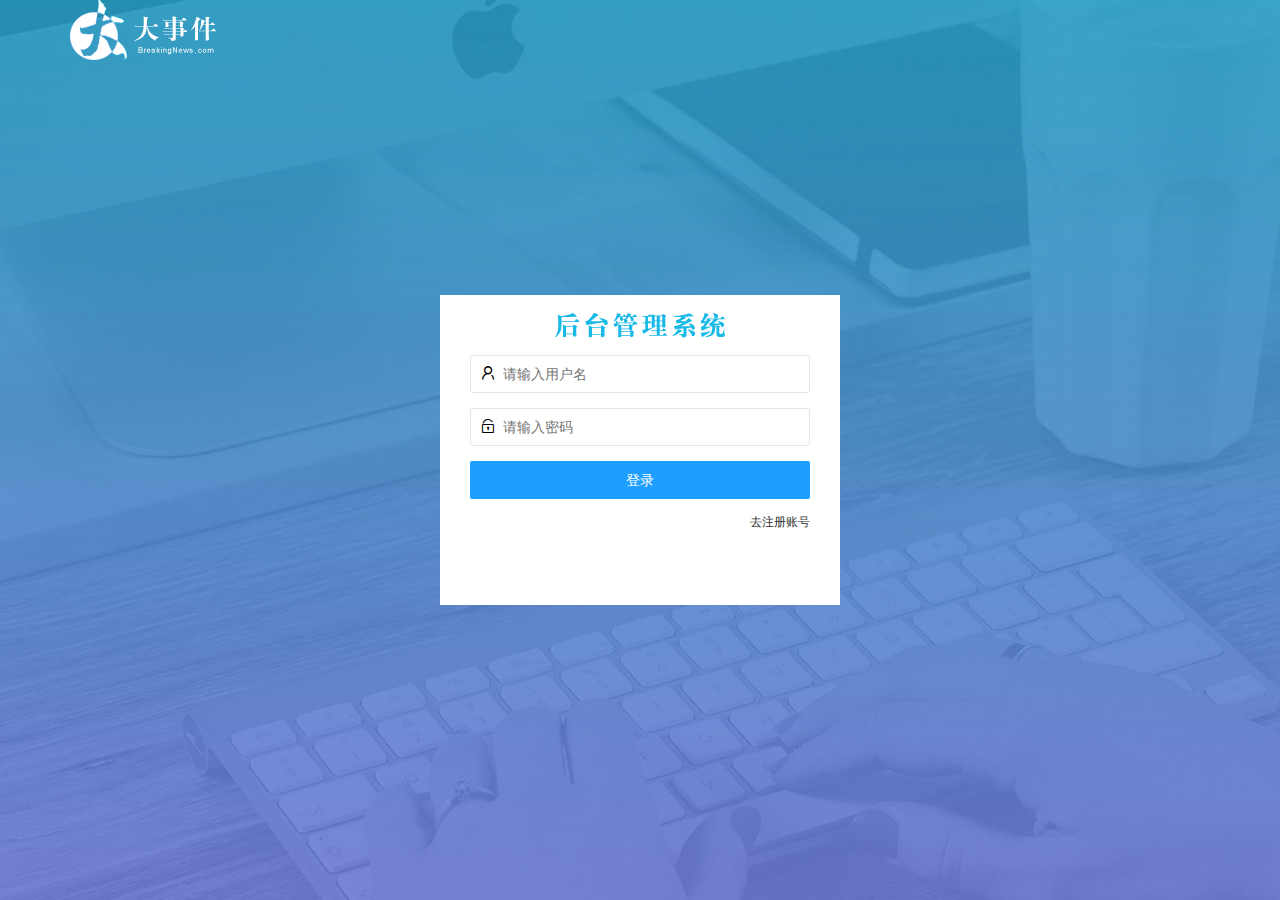
<file: login.html>
<!DOCTYPE html>
<html lang="en">

<head>
    <meta charset="UTF-8">
    <meta name="viewport" content="width=device-width, initial-scale=1.0">
    <meta http-equiv="X-UA-Compatible" content="ie=edge">
    <title>大事件-登录/注册</title>
    <!-- 导入layui样式 -->
    <link rel="stylesheet" href="/assets/lib/layui/css/layui.css" />
    <!-- 导入自己的样式表 -->
    <link rel="stylesheet" href="/assets/css/login.css" />
</head>

<body>
    <!-- 头部的logo区域 -->
    <div class="layui-main">
        <img src="/assets/images/logo.png" alt="" />
    </div>

    <!-- 登录注册区域 -->
    <div class="loginAndRegBox">
        <div class="title-box"></div>
        <!-- 登录的div -->
        <div class="login-box">
            <!-- 登录的表单 -->
            <form class="layui-form" id="form_login">
                <!-- 用户名 -->
                <div class="layui-form-item">
                    <i class="layui-icon layui-icon-username"></i>
                    <input type="text" name="username" required lay-verify="required" placeholder="请输入用户名" autocomplete="off" class="layui-input">
                </div>
                <!-- 密码 -->
                <div class="layui-form-item">
                    <i class="layui-icon layui-icon-password"></i>
                    <input type="password" name="password" required lay-verify="required|pwd" placeholder="请输入密码" autocomplete="off" class="layui-input">
                </div>
                <!-- 登录按钮 -->
                <div class="layui-form-item">
                    <!-- 注意表单提交按钮和普通按钮的区别， 就是lay-submit属性 -->
                    <button class="layui-btn layui-btn-fluid layui-btn layui-btn-normal" lay-submit>登录                  
                </button>
                </div>
                <div class="layui-form-item links">
                    <a href="javascript:;" id="link_reg">去注册账号</a>
                </div>
            </form>

        </div>
        <!-- 注册的div -->
        <div class="reg-box">
            <!-- 注册的表单 -->
            <form class="layui-form" id="form-reg">
                <!-- 用户名 -->
                <div class="layui-form-item">
                    <i class="layui-icon layui-icon-username"></i>
                    <input type="text" name="username" required lay-verify="required" placeholder="请输入用户名" autocomplete="off" class="layui-input">
                </div>
                <!-- 密码 -->
                <div class="layui-form-item">
                    <i class="layui-icon layui-icon-password"></i>
                    <input type="password" name="password" required lay-verify="required|pwd" placeholder="请输入密码" autocomplete="off" class="layui-input">
                </div>
                <!-- 密码确认框 -->
                <div class="layui-form-item">
                    <i class="layui-icon layui-icon-password"></i>
                    <input type="password" name="repassword" required lay-verify="required|pwd|repwd" placeholder="再次输入密码" autocomplete="off" class="layui-input">
                </div>
                <!-- 注册按钮 -->
                <div class="layui-form-item">
                    <!-- 注意表单提交按钮和普通按钮的区别， 就是lay-submit属性 -->
                    <button class="layui-btn layui-btn-fluid layui-btn layui-btn-normal" lay-submit>注册                  
                    </button>
                </div>
                <div class="layui-form-item links">
                    <a href="javascript:;" id="link_login">去登录</a>
                </div>
            </form>


        </div>
    </div>
    <!-- 导入laiui的js文件 -->
    <script src="/assets/lib/layui/layui.all.js"></script>

    <!-- 导入jQuery -->
    <script src="/assets/lib/jquery.js"></script>
    <!-- 导入自己封装的baseAPI.js -->
    <script src="/assets/js/baseAPI.js"></script>
    <!-- 导入我们自己的JavaScript脚本 -->
    <script src="/assets/js/login.js"></script>
</body>

</html>
</file>
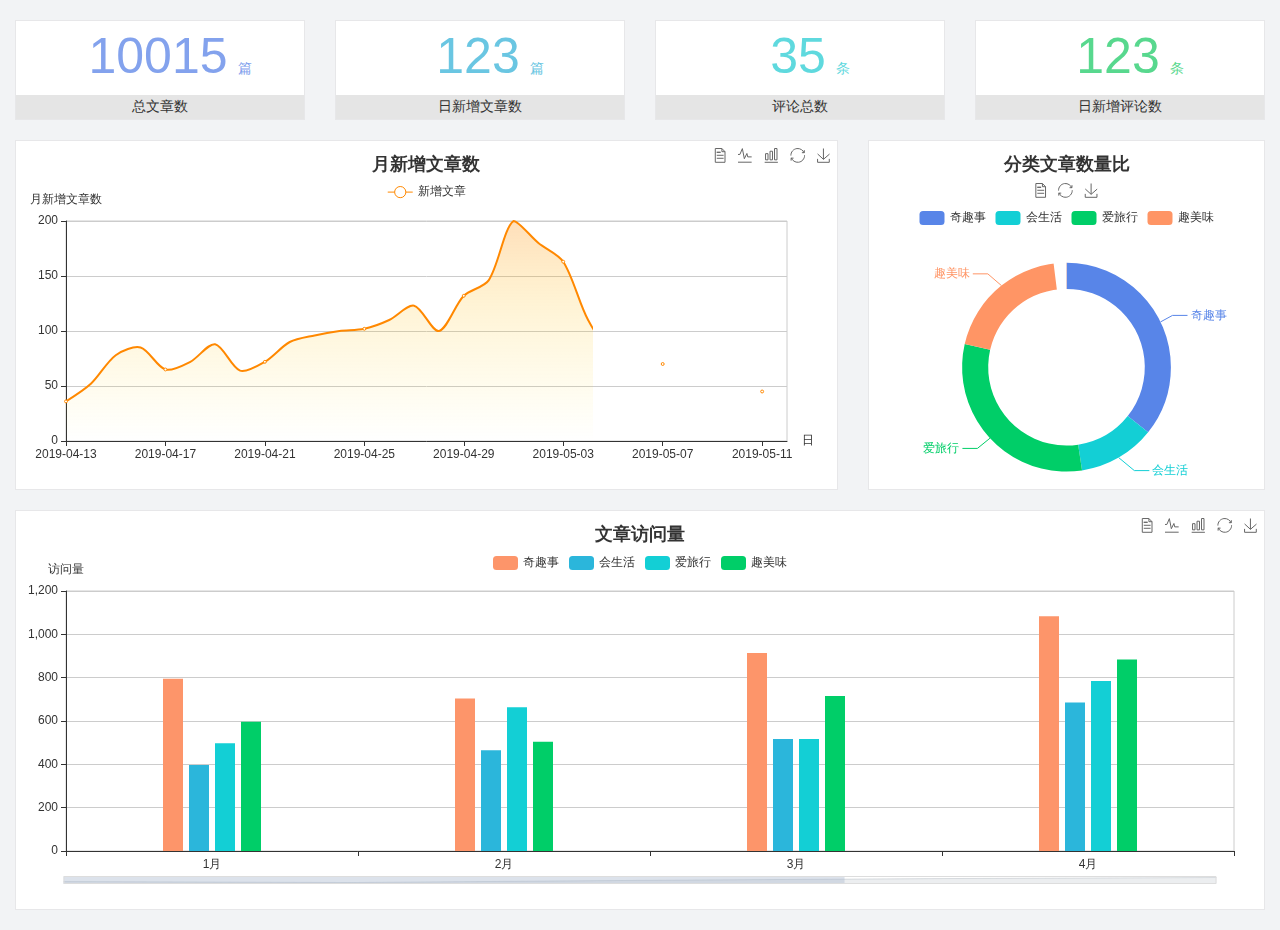
<file: home/dashboard.html>
<!DOCTYPE html>
<html lang="en">

<head>
  <meta charset="UTF-8">
  <meta name="viewport" content="width=device-width, initial-scale=1.0">
  <meta http-equiv="X-UA-Compatible" content="ie=edge">
  <title>图表统计</title>
  <link rel="stylesheet" href="../../assets/lib/bootstrap.css" />
  <link rel="stylesheet" href="../../assets/lib/main.css" />
  <script src="../../assets/lib/jquery.js"></script>
  <script type="text/javascript" src="../../assets/lib/echarts.min.js"></script>
</head>

<body>
  <div class="container-fluid">
    <div class="row spannel_list">
      <div class="col-sm-3 col-xs-6">
        <div class="spannel">
          <em>10015</em><span>篇</span>
          <b>总文章数</b>
        </div>
      </div>
      <div class="col-sm-3 col-xs-6">
        <div class="spannel scolor01">
          <em>123</em><span>篇</span>
          <b>日新增文章数</b>
        </div>
      </div>
      <div class="col-sm-3 col-xs-6">
        <div class="spannel scolor02">
          <em>35</em><span>条</span>
          <b>评论总数</b>
        </div>
      </div>
      <div class="col-sm-3 col-xs-6">
        <div class="spannel scolor03">
          <em>123</em><span>条</span>
          <b>日新增评论数</b>
        </div>
      </div>
    </div>
  </div>

  <div class="container-fluid">
    <div class="row curve-pie">
      <div class="col-lg-8 col-md-8">
        <div class="gragh_pannel" id="curve_show"></div>
      </div>
      <div class="col-lg-4 col-md-4">
        <div class="gragh_pannel" id="pie_show"></div>
      </div>
    </div>
  </div>

  <div class="container-fluid">
    <div class="column_pannel" id="column_show"></div>
  </div>

  <script>
    var oChart = echarts.init(document.getElementById('curve_show'));
    var aList_all = [
      { 'count': 36, 'date': '2019-04-13' },
      { 'count': 52, 'date': '2019-04-14' },
      { 'count': 78, 'date': '2019-04-15' },
      { 'count': 85, 'date': '2019-04-16' },
      { 'count': 65, 'date': '2019-04-17' },
      { 'count': 72, 'date': '2019-04-18' },
      { 'count': 88, 'date': '2019-04-19' },
      { 'count': 64, 'date': '2019-04-20' },
      { 'count': 72, 'date': '2019-04-21' },
      { 'count': 90, 'date': '2019-04-22' },
      { 'count': 96, 'date': '2019-04-23' },
      { 'count': 100, 'date': '2019-04-24' },
      { 'count': 102, 'date': '2019-04-25' },
      { 'count': 110, 'date': '2019-04-26' },
      { 'count': 123, 'date': '2019-04-27' },
      { 'count': 100, 'date': '2019-04-28' },
      { 'count': 132, 'date': '2019-04-29' },
      { 'count': 146, 'date': '2019-04-30' },
      { 'count': 200, 'date': '2019-05-01' },
      { 'count': 180, 'date': '2019-05-02' },
      { 'count': 163, 'date': '2019-05-03' },
      { 'count': 110, 'date': '2019-05-04' },
      { 'count': 80, 'date': '2019-05-05' },
      { 'count': 82, 'date': '2019-05-06' },
      { 'count': 70, 'date': '2019-05-07' },
      { 'count': 65, 'date': '2019-05-08' },
      { 'count': 54, 'date': '2019-05-09' },
      { 'count': 40, 'date': '2019-05-10' },
      { 'count': 45, 'date': '2019-05-11' },
      { 'count': 38, 'date': '2019-05-12' },
    ];

    let aCount = [];
    let aDate = [];

    for (var i = 0; i < aList_all.length; i++) {
      aCount.push(aList_all[i].count);
      aDate.push(aList_all[i].date);
    }

    var chartopt = {
      title: {
        text: '月新增文章数',
        left: 'center',
        top: '10'
      },
      tooltip: {
        trigger: 'axis'
      },
      legend: {
        data: ['新增文章'],
        top: '40'
      },
      toolbox: {
        show: true,
        feature: {
          mark: { show: true },
          dataView: { show: true, readOnly: false },
          magicType: { show: true, type: ['line', 'bar'] },
          restore: { show: true },
          saveAsImage: { show: true }
        }
      },
      calculable: true,
      xAxis: [
        {
          name: '日',
          type: 'category',
          boundaryGap: false,
          data: aDate
        }
      ],
      yAxis: [
        {
          name: '月新增文章数',
          type: 'value'
        }
      ],
      series: [
        {
          name: '新增文章',
          type: 'line',
          smooth: true,
          itemStyle: { normal: { areaStyle: { type: 'default' }, color: '#f80' }, lineStyle: { color: '#f80' } },
          data: aCount
        }],
      areaStyle: {
        normal: {
          color: new echarts.graphic.LinearGradient(0, 0, 0, 1, [{
            offset: 0,
            color: 'rgba(255,136,0,0.39)'
          }, {
            offset: .34,
            color: 'rgba(255,180,0,0.25)'
          }, {
            offset: 1,
            color: 'rgba(255,222,0,0.00)'
          }])

        }
      },
      grid: {
        show: true,
        x: 50,
        x2: 50,
        y: 80,
        height: 220
      }
    };

    oChart.setOption(chartopt);


    var oPie = echarts.init(document.getElementById('pie_show'));
    var oPieopt =
    {
      title: {
        top: 10,
        text: '分类文章数量比',
        x: 'center'
      },
      tooltip: {
        trigger: 'item',
        formatter: "{a} <br/>{b} : {c} ({d}%)"
      },
      color: ['#5885e8', '#13cfd5', '#00ce68', '#ff9565'],
      legend: {
        x: 'center',
        top: 65,
        data: ['奇趣事', '会生活', '爱旅行', '趣美味']
      },
      toolbox: {
        show: true,
        x: 'center',
        top: 35,
        feature: {
          mark: { show: true },
          dataView: { show: true, readOnly: false },
          magicType: {
            show: true,
            type: ['pie', 'funnel'],
            option: {
              funnel: {
                x: '25%',
                width: '50%',
                funnelAlign: 'left',
                max: 1548
              }
            }
          },
          restore: { show: true },
          saveAsImage: { show: true }
        }
      },
      calculable: true,
      series: [
        {
          name: '访问来源',
          type: 'pie',
          radius: ['45%', '60%'],
          center: ['50%', '65%'],
          data: [
            { value: 300, name: '奇趣事' },
            { value: 100, name: '会生活' },
            { value: 260, name: '爱旅行' },
            { value: 180, name: '趣美味' }
          ]
        }
      ]
    };
    oPie.setOption(oPieopt);



    var oColumn = this.echarts.init(document.getElementById('column_show'));
    var oColumnopt =
    {
      title: {
        text: '文章访问量',
        left: 'center',
        top: '10'
      },
      tooltip: {
        trigger: 'axis'
      },
      legend: {
        data: ['奇趣事', '会生活', '爱旅行', '趣美味'],
        top: '40'
      },
      toolbox: {
        show: true,
        feature: {
          mark: { show: true },
          dataView: { show: true, readOnly: false },
          magicType: { show: true, type: ['line', 'bar'] },
          restore: { show: true },
          saveAsImage: { show: true }
        }
      },
      calculable: true,
      xAxis: [
        {
          type: 'category',
          data: ['1月', '2月', '3月', '4月', '5月']
        }
      ],
      yAxis: [
        {
          name: '访问量',
          type: 'value'
        }
      ],
      series: [
        {
          name: '奇趣事',
          type: 'bar',
          barWidth: 20,
          itemStyle: {
            normal: { areaStyle: { type: 'default' }, color: '#fd956a' }
          },
          data: [800, 708, 920, 1090, 1200]
        },
        {
          name: '会生活',
          type: 'bar',
          barWidth: 20,
          itemStyle: {
            normal: { areaStyle: { type: 'default' }, color: '#2bb6db' }
          },
          data: [400, 468, 520, 690, 800]
        },
        {
          name: '爱旅行',
          type: 'bar',
          barWidth: 20,
          itemStyle: {
            normal: { areaStyle: { type: 'default' }, color: '#13cfd5' }
          },
          data: [500, 668, 520, 790, 900]
        },
        {
          name: '趣美味',
          type: 'bar',
          barWidth: 20,
          itemStyle: {
            normal: { areaStyle: { type: 'default' }, color: '#00ce68' }
          },
          data: [600, 508, 720, 890, 1000]
        }
      ],
      grid: {
        show: true,
        x: 50,
        x2: 30,
        y: 80,
        height: 260
      },
      dataZoom: [//给x轴设置滚动条
        {
          start: 0,//默认为0
          end: 100 - 1000 / 31,//默认为100
          type: 'slider',
          show: true,
          xAxisIndex: [0],
          handleSize: 0,//滑动条的 左右2个滑动条的大小
          height: 8,//组件高度
          left: 45, //左边的距离
          right: 50,//右边的距离
          bottom: 26,//右边的距离
          handleColor: '#ddd',//h滑动图标的颜色
          handleStyle: {
            borderColor: "#cacaca",
            borderWidth: "1",
            shadowBlur: 2,
            background: "#ddd",
            shadowColor: "#ddd",
          }
        }]
    };
    oColumn.setOption(oColumnopt);
  </script>
</body>

</html>
</file>
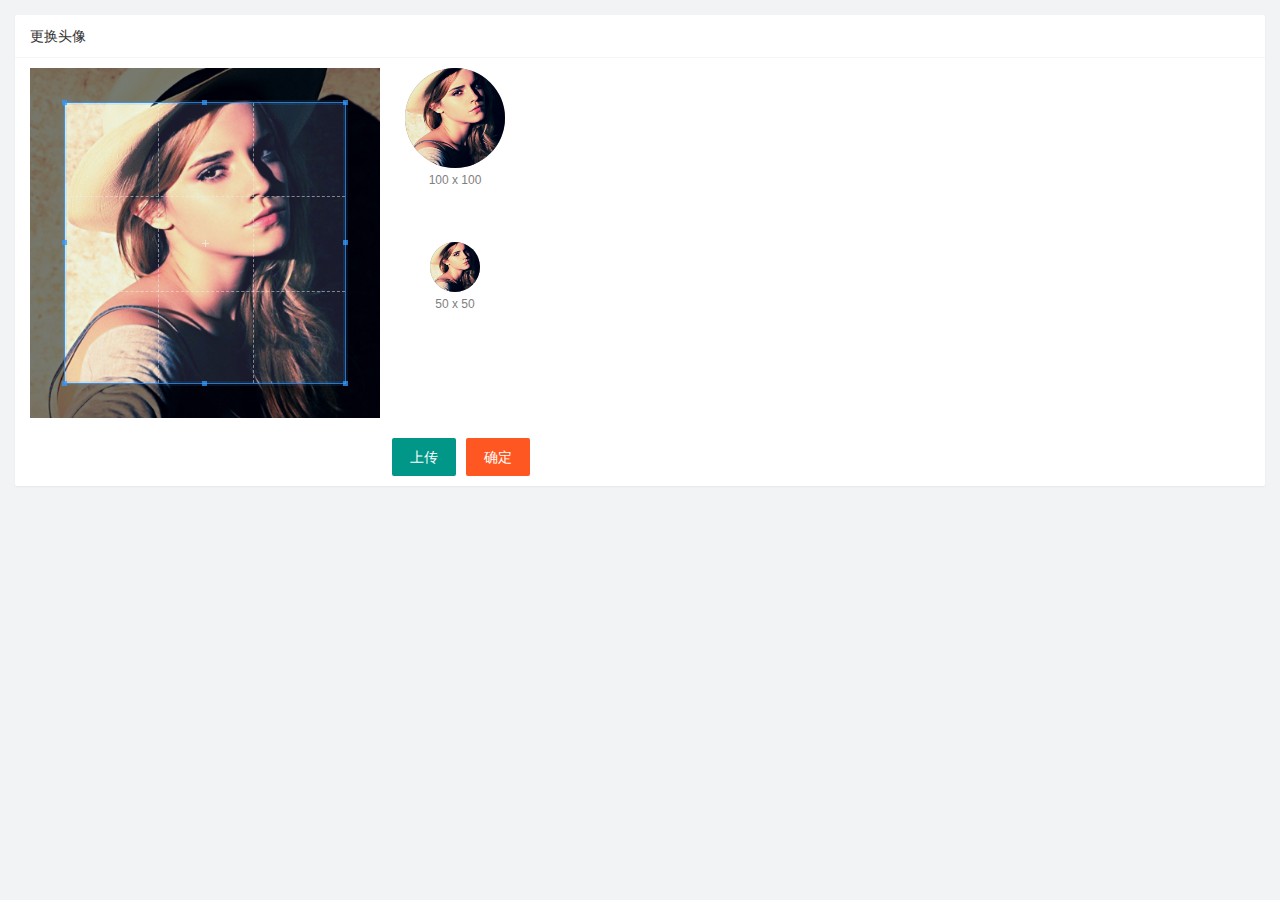
<file: user/user_avatar.html>
<!DOCTYPE html>
<html lang="en">

<head>
    <meta charset="UTF-8">
    <meta name="viewport" content="width=device-width, initial-scale=1.0">
    <meta http-equiv="X-UA-Compatible" content="ie=edge">
    <title>Document</title>
    <link rel="stylesheet" href="/assets/lib/layui/css/layui.css">
    <link rel="stylesheet" href="/assets/css/user/user_avatar.css">
    <link rel="stylesheet" href="/assets/lib/cropper/cropper.css" />
</head>


<body>
    <!-- 卡片区域 -->
    <div class="layui-card">
        <div class="layui-card-header">更换头像</div>
        <div class="layui-card-body">
            <!-- 第一行的图片裁剪和预览区域 -->
            <div class="row1">
                <!-- 图片裁剪区域 -->
                <div class="cropper-box">
                    <!-- 这个 img 标签很重要，将来会把它初始化为裁剪区域 -->
                    <img id="image" src="/assets/images/sample.jpg" />
                </div>
                <!-- 图片的预览区域 -->
                <div class="preview-box">
                    <div>
                        <!-- 宽高为 100px 的预览区域 -->
                        <div class="img-preview w100"></div>
                        <p class="size">100 x 100</p>
                    </div>
                    <div>
                        <!-- 宽高为 50px 的预览区域 -->
                        <div class="img-preview w50"></div>
                        <p class="size">50 x 50</p>
                    </div>
                </div>
            </div>

            <!-- 第二行的按钮区域 -->
            <div class="row2">
                <!-- 通过accept属性， 可以指定，允许用户选择什么类型的文件 -->
                <input type="file" id="file" accept="image/png,image/jpeg" />
                <button type="button" class="layui-btn" id="btnChooseImage">上传</button>
                <button type="button" class="layui-btn layui-btn-danger" id="btnUpload">确定</button>
            </div>

        </div>
    </div>
    <script src="/assets/lib/layui/layui.all.js"></script>
    <script src="/assets/lib/jquery.js"></script>
    <script src="/assets/lib/cropper/Cropper.js"></script>
    <script src="/assets/lib/cropper/jquery-cropper.js"></script>
    <script src="/assets/js/baseAPI.js"></script>
    <script src="/assets/js/user/user_avatar.js"></script>
</body>

</html>
</file>
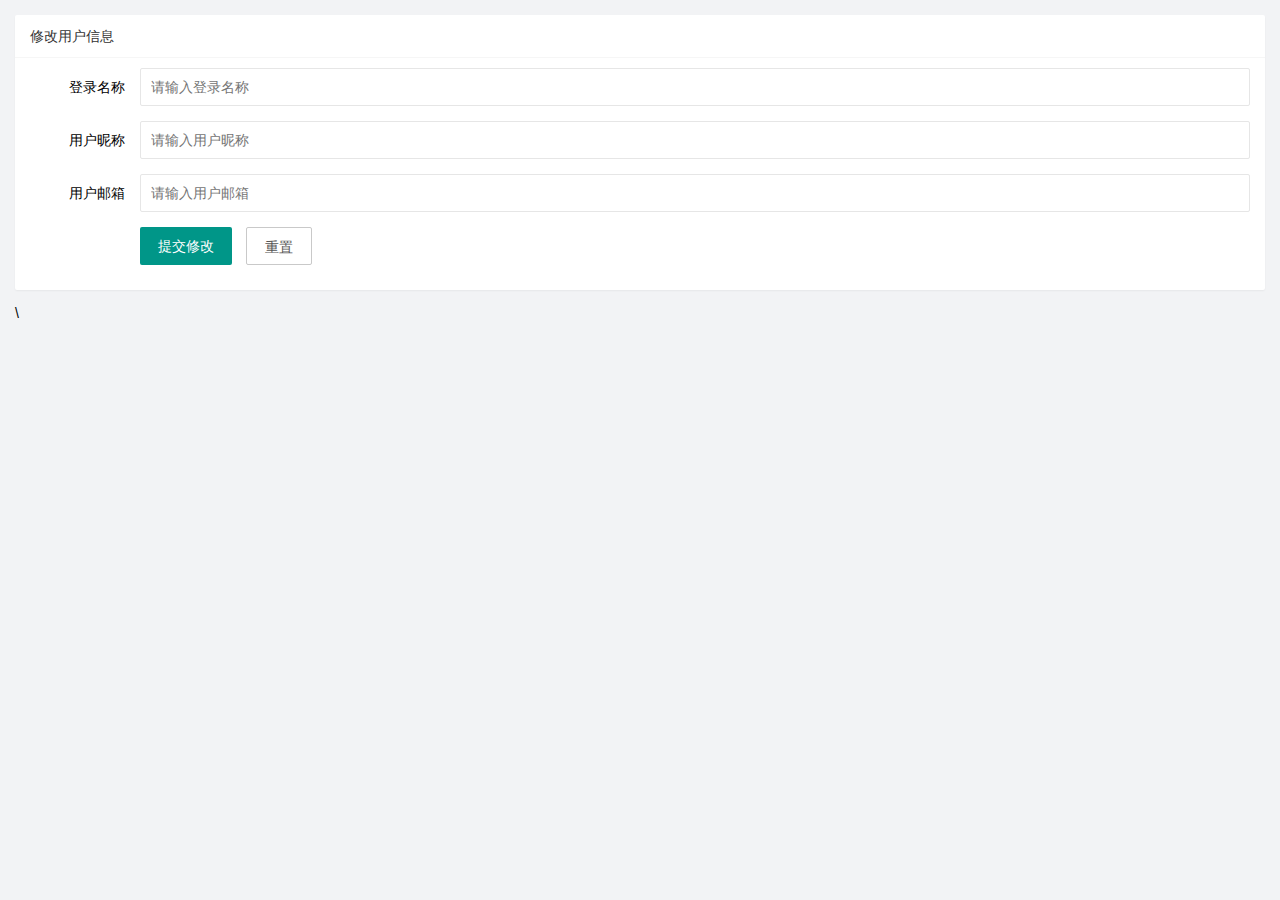
<file: user/user_info.html>
<!DOCTYPE html>
<html lang="en">

<head>
    <meta charset="UTF-8">
    <meta name="viewport" content="width=device-width, initial-scale=1.0">
    <meta http-equiv="X-UA-Compatible" content="ie=edge">
    <title>Document</title>
    <!-- 导入layui的样式表 -->
    <link rel="stylesheet" href="/assets/lib/layui/css/layui.css">
    <!-- 导入自己的样式 -->
    <link rel="stylesheet" href="/assets/css/user/user_info.css">
</head>

<body>
    <!-- 卡片区域 -->
    <div class="layui-card">
        <div class="layui-card-header">修改用户信息</div>
        <div class="layui-card-body">
            <!-- form 表单区域 -->
            <form class="layui-form" lay-filter="formUserInfo">
                <!-- 这是隐藏域 -->
                <input type="hidden" name="id" value="" />
                <div class="layui-form-item">
                    <label class="layui-form-label">登录名称</label>
                    <div class="layui-input-block">
                        <input type="text" name="username" required lay-verify="required" placeholder="请输入登录名称" autocomplete="off" class="layui-input" readonly />
                    </div>
                </div>
                <div class="layui-form-item">
                    <label class="layui-form-label">用户昵称</label>
                    <div class="layui-input-block">
                        <input type="text" name="nickname" required lay-verify="required|nickname" placeholder="请输入用户昵称" autocomplete="off" class="layui-input">
                    </div>
                </div>
                <div class="layui-form-item">
                    <label class="layui-form-label">用户邮箱</label>
                    <div class="layui-input-block">
                        <input type="text" name="email" required lay-verify="required|email" placeholder="请输入用户邮箱" autocomplete="off" class="layui-input">
                    </div>
                </div>
                <div class="layui-form-item">
                    <div class="layui-input-block">
                        <button class="layui-btn" lay-submit lay-filter="formDemo">提交修改</button>
                        <button type="reset" class="layui-btn layui-btn-primary" id="btnReset">重置</button>
                    </div>
                </div>
            </form>
        </div>
    </div>
    <!-- 导入layui 的 js -->
    <script src="/assets/lib/layui/layui.all.js"></script>
    <!-- 导入jQuery -->
    <script src="/assets/lib/jquery.js"></script>\
    <!-- 导入baseAPI -->
    <script src="/assets/js/baseAPI.js"></script>
    <!-- 导入自己的js  -->
    <script src="/assets/js/user/user_info.js"></script>
</body>

</html>
</file>
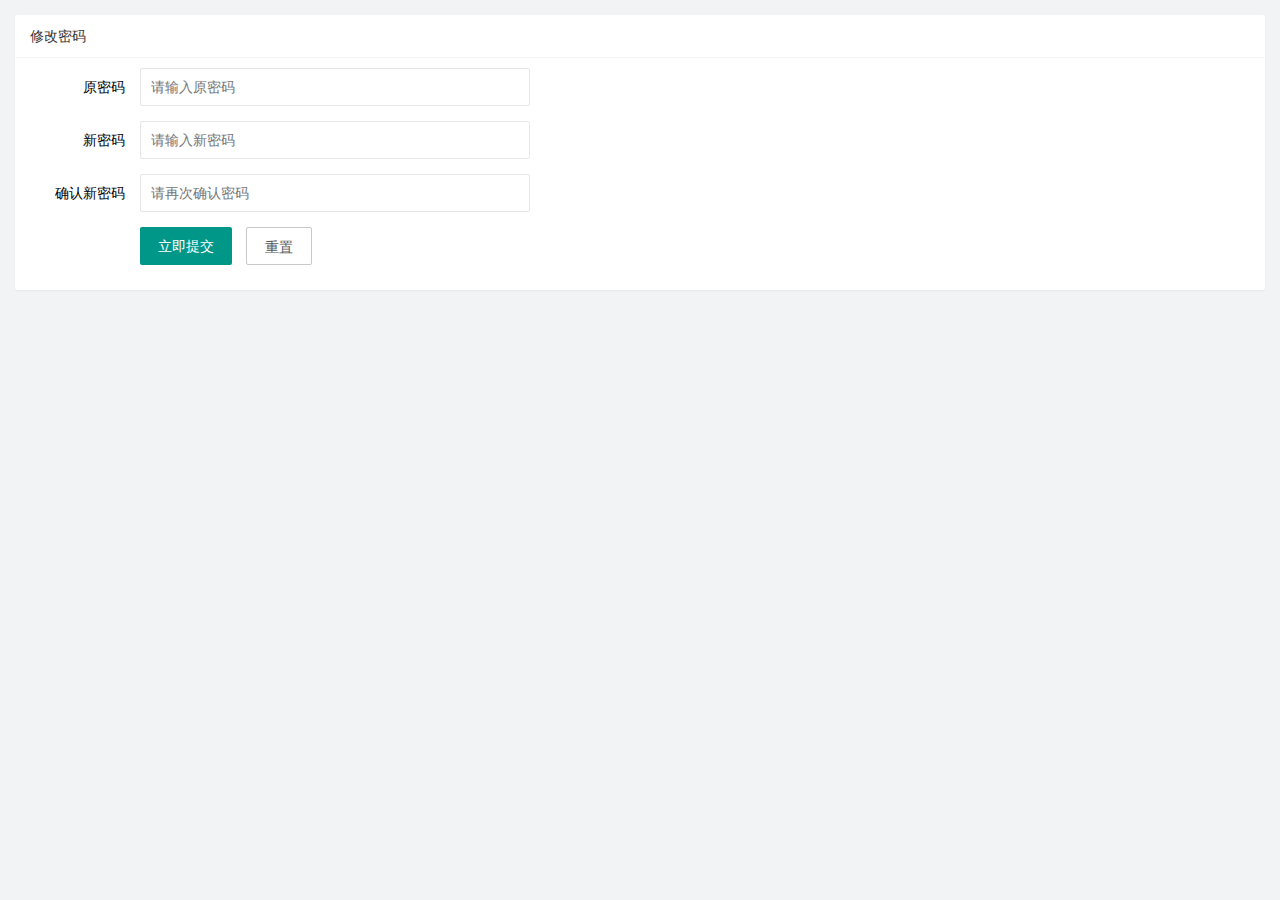
<file: user/user_pwd.html>
<!DOCTYPE html>
<html lang="en">

<head>
    <meta charset="UTF-8">
    <meta name="viewport" content="width=device-width, initial-scale=1.0">
    <meta http-equiv="X-UA-Compatible" content="ie=edge">
    <title>Document</title>
    <link rel="stylesheet" href="/assets/lib/layui/css/layui.css">
    <link rel="stylesheet" href="/assets/css/user/user_pwd.css">
</head>

<body>
    <!-- 卡片区域 -->
    <div class="layui-card">
        <div class="layui-card-header">修改密码</div>
        <div class="layui-card-body">
            <form class="layui-form">
                <div class="layui-form-item">
                    <label class="layui-form-label">原密码</label>
                    <div class="layui-input-block">
                        <input type="password" name="oldpwd" required lay-verify="required|pwd" placeholder="请输入原密码" autocomplete="off" class="layui-input">
                    </div>
                </div>
                <div class="layui-form-item">
                    <label class="layui-form-label">新密码</label>
                    <div class="layui-input-block">
                        <input type="password" name="newpwd" required lay-verify="required|pwd|samePwd" placeholder="请输入新密码" autocomplete="off" class="layui-input">
                    </div>
                </div>
                <div class="layui-form-item">
                    <label class="layui-form-label">确认新密码</label>
                    <div class="layui-input-block">
                        <input type="password" name="repwd" required lay-verify="required|pwd|rePwd" placeholder="请再次确认密码" autocomplete="off" class="layui-input">
                    </div>
                </div>
                <div class="layui-form-item">
                    <div class="layui-input-block">
                        <button class="layui-btn" lay-submit lay-filter="formDemo">立即提交</button>
                        <button type="reset" class="layui-btn layui-btn-primary">重置</button>
                    </div>
                </div>
            </form>
        </div>
    </div>
    <!-- 导入layui 的js -->
    <script src="/assets/lib/layui/layui.all.js"></script>
    <!-- 导入jQuery的js -->
    <script src="/assets/lib/jquery.js"></script>
    <!-- 导入 baseAPI -->
    <script src="/assets/js/baseAPI.js"></script>
    <!-- 导入我们自己的js -->
    <script src="/assets/js/user/user_pwd.js"></script>
</body>

</html>
</file>
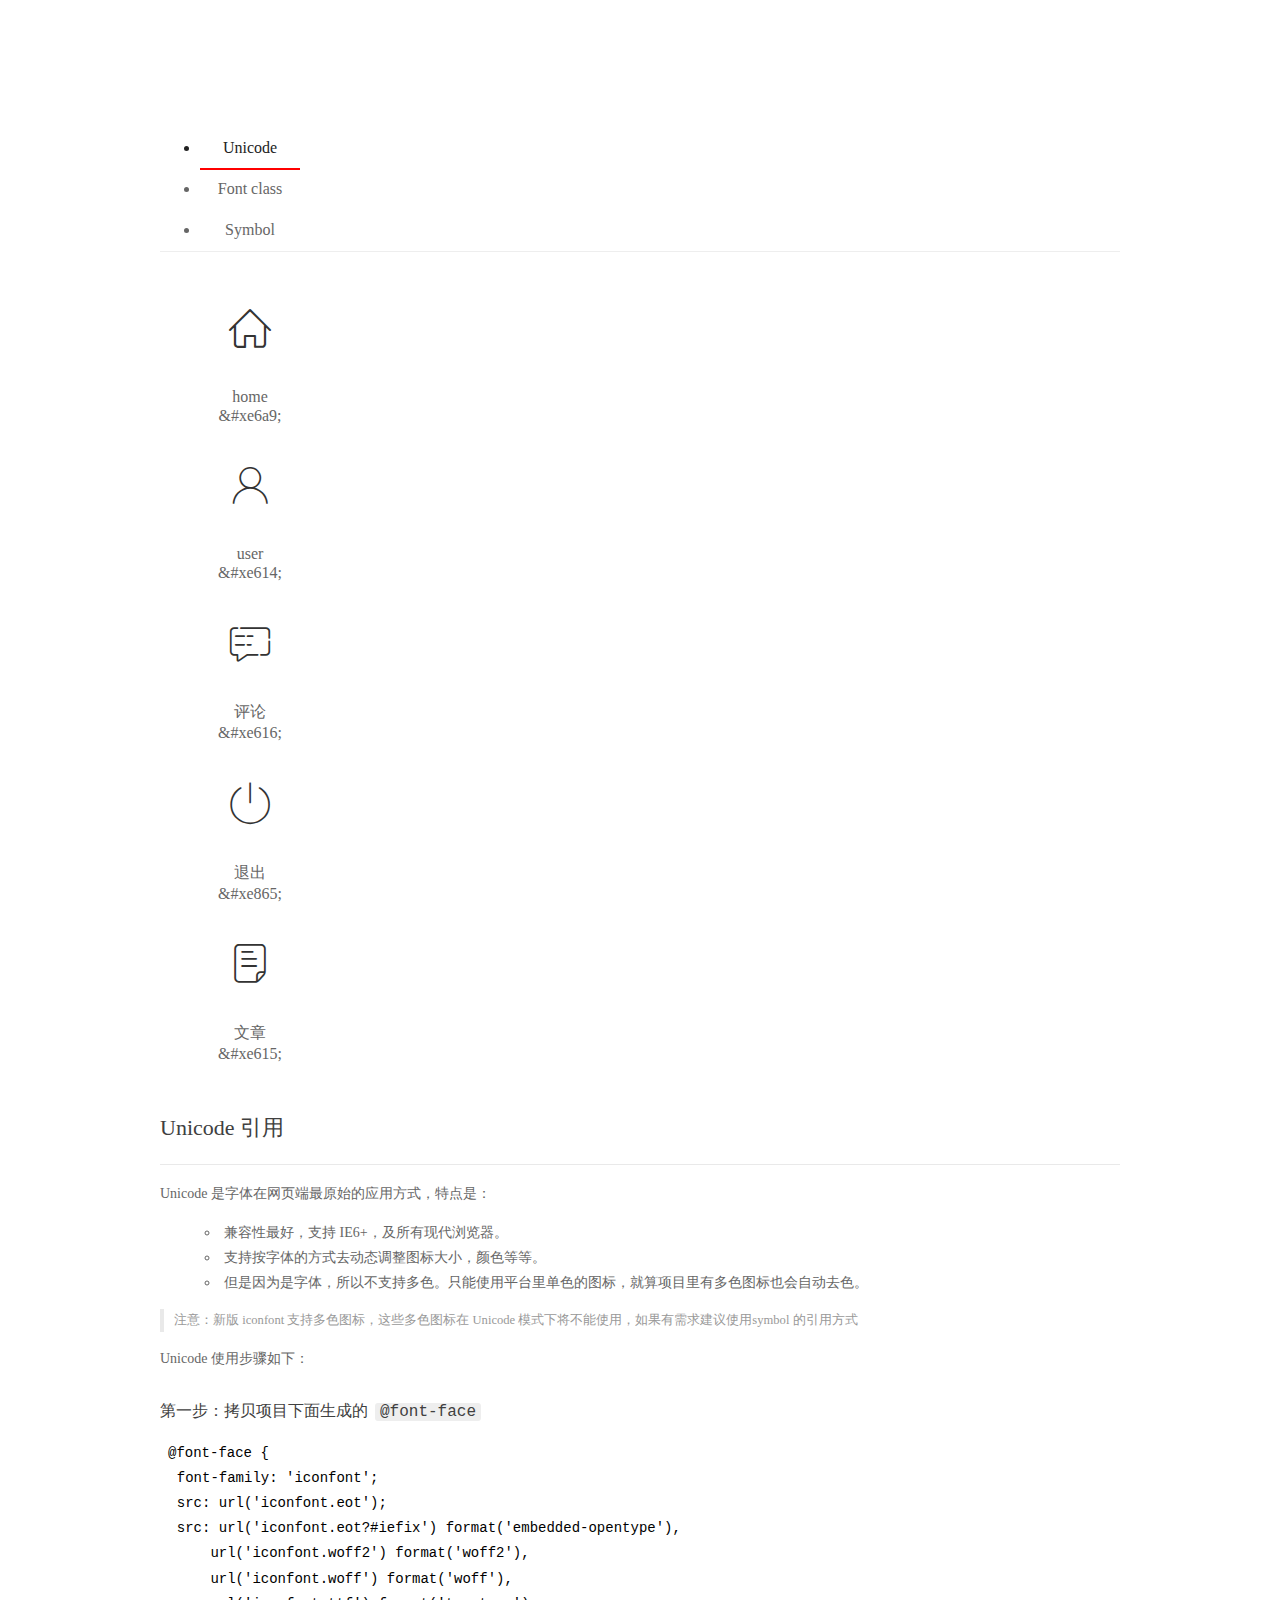
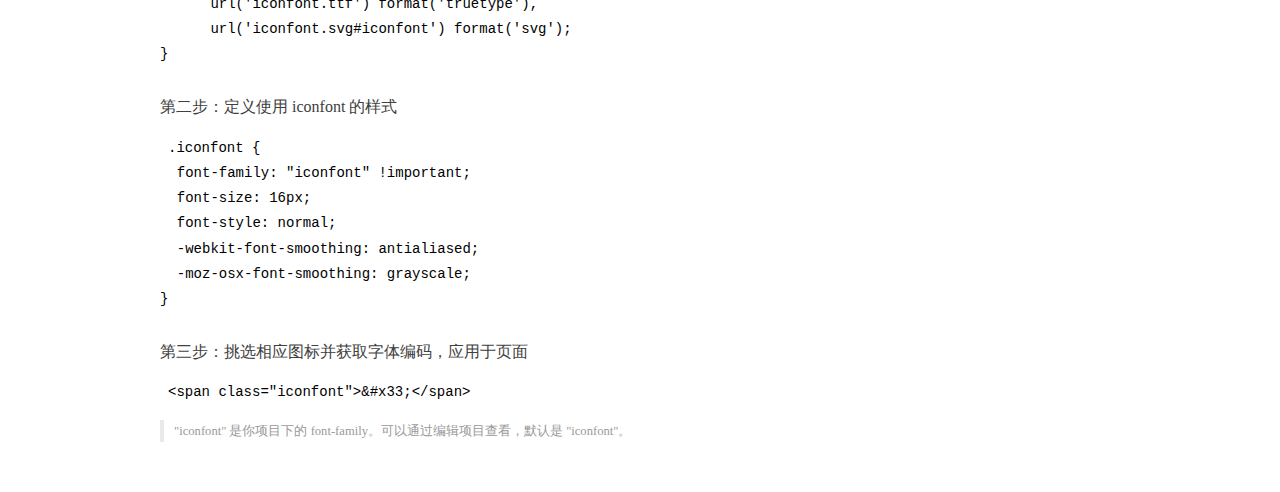
<file: assets/fonts/demo_index.html>
<!DOCTYPE html>
<html>
<head>
  <meta charset="utf-8"/>
  <title>IconFont Demo</title>
  <link rel="shortcut icon" href="https://gtms04.alicdn.com/tps/i4/TB1_oz6GVXXXXaFXpXXJDFnIXXX-64-64.ico" type="image/x-icon"/>
  <link rel="stylesheet" href="https://g.alicdn.com/thx/cube/1.3.2/cube.min.css">
  <link rel="stylesheet" href="demo.css">
  <link rel="stylesheet" href="iconfont.css">
  <script src="iconfont.js"></script>
  <!-- jQuery -->
  <script src="https://a1.alicdn.com/oss/uploads/2018/12/26/7bfddb60-08e8-11e9-9b04-53e73bb6408b.js"></script>
  <!-- 代码高亮 -->
  <script src="https://a1.alicdn.com/oss/uploads/2018/12/26/a3f714d0-08e6-11e9-8a15-ebf944d7534c.js"></script>
</head>
<body>
  <div class="main">
    <h1 class="logo"><a href="https://www.iconfont.cn/" title="iconfont 首页" target="_blank">&#xe86b;</a></h1>
    <div class="nav-tabs">
      <ul id="tabs" class="dib-box">
        <li class="dib active"><span>Unicode</span></li>
        <li class="dib"><span>Font class</span></li>
        <li class="dib"><span>Symbol</span></li>
      </ul>
      
    </div>
    <div class="tab-container">
      <div class="content unicode" style="display: block;">
          <ul class="icon_lists dib-box">
          
            <li class="dib">
              <span class="icon iconfont">&#xe6a9;</span>
                <div class="name">home</div>
                <div class="code-name">&amp;#xe6a9;</div>
              </li>
          
            <li class="dib">
              <span class="icon iconfont">&#xe614;</span>
                <div class="name">user</div>
                <div class="code-name">&amp;#xe614;</div>
              </li>
          
            <li class="dib">
              <span class="icon iconfont">&#xe616;</span>
                <div class="name">评论</div>
                <div class="code-name">&amp;#xe616;</div>
              </li>
          
            <li class="dib">
              <span class="icon iconfont">&#xe865;</span>
                <div class="name">退出</div>
                <div class="code-name">&amp;#xe865;</div>
              </li>
          
            <li class="dib">
              <span class="icon iconfont">&#xe615;</span>
                <div class="name">文章</div>
                <div class="code-name">&amp;#xe615;</div>
              </li>
          
          </ul>
          <div class="article markdown">
          <h2 id="unicode-">Unicode 引用</h2>
          <hr>

          <p>Unicode 是字体在网页端最原始的应用方式，特点是：</p>
          <ul>
            <li>兼容性最好，支持 IE6+，及所有现代浏览器。</li>
            <li>支持按字体的方式去动态调整图标大小，颜色等等。</li>
            <li>但是因为是字体，所以不支持多色。只能使用平台里单色的图标，就算项目里有多色图标也会自动去色。</li>
          </ul>
          <blockquote>
            <p>注意：新版 iconfont 支持多色图标，这些多色图标在 Unicode 模式下将不能使用，如果有需求建议使用symbol 的引用方式</p>
          </blockquote>
          <p>Unicode 使用步骤如下：</p>
          <h3 id="-font-face">第一步：拷贝项目下面生成的 <code>@font-face</code></h3>
<pre><code class="language-css"
>@font-face {
  font-family: 'iconfont';
  src: url('iconfont.eot');
  src: url('iconfont.eot?#iefix') format('embedded-opentype'),
      url('iconfont.woff2') format('woff2'),
      url('iconfont.woff') format('woff'),
      url('iconfont.ttf') format('truetype'),
      url('iconfont.svg#iconfont') format('svg');
}
</code></pre>
          <h3 id="-iconfont-">第二步：定义使用 iconfont 的样式</h3>
<pre><code class="language-css"
>.iconfont {
  font-family: "iconfont" !important;
  font-size: 16px;
  font-style: normal;
  -webkit-font-smoothing: antialiased;
  -moz-osx-font-smoothing: grayscale;
}
</code></pre>
          <h3 id="-">第三步：挑选相应图标并获取字体编码，应用于页面</h3>
<pre>
<code class="language-html"
>&lt;span class="iconfont"&gt;&amp;#x33;&lt;/span&gt;
</code></pre>
          <blockquote>
            <p>"iconfont" 是你项目下的 font-family。可以通过编辑项目查看，默认是 "iconfont"。</p>
          </blockquote>
          </div>
      </div>
      <div class="content font-class">
        <ul class="icon_lists dib-box">
          
          <li class="dib">
            <span class="icon iconfont icon-home"></span>
            <div class="name">
              home
            </div>
            <div class="code-name">.icon-home
            </div>
          </li>
          
          <li class="dib">
            <span class="icon iconfont icon-user"></span>
            <div class="name">
              user
            </div>
            <div class="code-name">.icon-user
            </div>
          </li>
          
          <li class="dib">
            <span class="icon iconfont icon-pinglun"></span>
            <div class="name">
              评论
            </div>
            <div class="code-name">.icon-pinglun
            </div>
          </li>
          
          <li class="dib">
            <span class="icon iconfont icon-tuichu"></span>
            <div class="name">
              退出
            </div>
            <div class="code-name">.icon-tuichu
            </div>
          </li>
          
          <li class="dib">
            <span class="icon iconfont icon-16"></span>
            <div class="name">
              文章
            </div>
            <div class="code-name">.icon-16
            </div>
          </li>
          
        </ul>
        <div class="article markdown">
        <h2 id="font-class-">font-class 引用</h2>
        <hr>

        <p>font-class 是 Unicode 使用方式的一种变种，主要是解决 Unicode 书写不直观，语意不明确的问题。</p>
        <p>与 Unicode 使用方式相比，具有如下特点：</p>
        <ul>
          <li>兼容性良好，支持 IE8+，及所有现代浏览器。</li>
          <li>相比于 Unicode 语意明确，书写更直观。可以很容易分辨这个 icon 是什么。</li>
          <li>因为使用 class 来定义图标，所以当要替换图标时，只需要修改 class 里面的 Unicode 引用。</li>
          <li>不过因为本质上还是使用的字体，所以多色图标还是不支持的。</li>
        </ul>
        <p>使用步骤如下：</p>
        <h3 id="-fontclass-">第一步：引入项目下面生成的 fontclass 代码：</h3>
<pre><code class="language-html">&lt;link rel="stylesheet" href="./iconfont.css"&gt;
</code></pre>
        <h3 id="-">第二步：挑选相应图标并获取类名，应用于页面：</h3>
<pre><code class="language-html">&lt;span class="iconfont icon-xxx"&gt;&lt;/span&gt;
</code></pre>
        <blockquote>
          <p>"
            iconfont" 是你项目下的 font-family。可以通过编辑项目查看，默认是 "iconfont"。</p>
        </blockquote>
      </div>
      </div>
      <div class="content symbol">
          <ul class="icon_lists dib-box">
          
            <li class="dib">
                <svg class="icon svg-icon" aria-hidden="true">
                  <use xlink:href="#icon-home"></use>
                </svg>
                <div class="name">home</div>
                <div class="code-name">#icon-home</div>
            </li>
          
            <li class="dib">
                <svg class="icon svg-icon" aria-hidden="true">
                  <use xlink:href="#icon-user"></use>
                </svg>
                <div class="name">user</div>
                <div class="code-name">#icon-user</div>
            </li>
          
            <li class="dib">
                <svg class="icon svg-icon" aria-hidden="true">
                  <use xlink:href="#icon-pinglun"></use>
                </svg>
                <div class="name">评论</div>
                <div class="code-name">#icon-pinglun</div>
            </li>
          
            <li class="dib">
                <svg class="icon svg-icon" aria-hidden="true">
                  <use xlink:href="#icon-tuichu"></use>
                </svg>
                <div class="name">退出</div>
                <div class="code-name">#icon-tuichu</div>
            </li>
          
            <li class="dib">
                <svg class="icon svg-icon" aria-hidden="true">
                  <use xlink:href="#icon-16"></use>
                </svg>
                <div class="name">文章</div>
                <div class="code-name">#icon-16</div>
            </li>
          
          </ul>
          <div class="article markdown">
          <h2 id="symbol-">Symbol 引用</h2>
          <hr>

          <p>这是一种全新的使用方式，应该说这才是未来的主流，也是平台目前推荐的用法。相关介绍可以参考这篇<a href="">文章</a>
            这种用法其实是做了一个 SVG 的集合，与另外两种相比具有如下特点：</p>
          <ul>
            <li>支持多色图标了，不再受单色限制。</li>
            <li>通过一些技巧，支持像字体那样，通过 <code>font-size</code>, <code>color</code> 来调整样式。</li>
            <li>兼容性较差，支持 IE9+，及现代浏览器。</li>
            <li>浏览器渲染 SVG 的性能一般，还不如 png。</li>
          </ul>
          <p>使用步骤如下：</p>
          <h3 id="-symbol-">第一步：引入项目下面生成的 symbol 代码：</h3>
<pre><code class="language-html">&lt;script src="./iconfont.js"&gt;&lt;/script&gt;
</code></pre>
          <h3 id="-css-">第二步：加入通用 CSS 代码（引入一次就行）：</h3>
<pre><code class="language-html">&lt;style&gt;
.icon {
  width: 1em;
  height: 1em;
  vertical-align: -0.15em;
  fill: currentColor;
  overflow: hidden;
}
&lt;/style&gt;
</code></pre>
          <h3 id="-">第三步：挑选相应图标并获取类名，应用于页面：</h3>
<pre><code class="language-html">&lt;svg class="icon" aria-hidden="true"&gt;
  &lt;use xlink:href="#icon-xxx"&gt;&lt;/use&gt;
&lt;/svg&gt;
</code></pre>
          </div>
      </div>

    </div>
  </div>
  <script>
  $(document).ready(function () {
      $('.tab-container .content:first').show()

      $('#tabs li').click(function (e) {
        var tabContent = $('.tab-container .content')
        var index = $(this).index()

        if ($(this).hasClass('active')) {
          return
        } else {
          $('#tabs li').removeClass('active')
          $(this).addClass('active')

          tabContent.hide().eq(index).fadeIn()
        }
      })
    })
  </script>
</body>
</html>
</file>
<file: assets/lib/layui/css/layui.css>
/** layui-v2.5.5 MIT License By https://www.layui.com */
 .layui-inline,img{display:inline-block;vertical-align:middle}h1,h2,h3,h4,h5,h6{font-weight:400}.layui-edge,.layui-header,.layui-inline,.layui-main{position:relative}.layui-body,.layui-edge,.layui-elip{overflow:hidden}.layui-btn,.layui-edge,.layui-inline,img{vertical-align:middle}.layui-btn,.layui-disabled,.layui-icon,.layui-unselect{-moz-user-select:none;-webkit-user-select:none;-ms-user-select:none}.layui-elip,.layui-form-checkbox span,.layui-form-pane .layui-form-label{text-overflow:ellipsis;white-space:nowrap}.layui-breadcrumb,.layui-tree-btnGroup{visibility:hidden}blockquote,body,button,dd,div,dl,dt,form,h1,h2,h3,h4,h5,h6,input,li,ol,p,pre,td,textarea,th,ul{margin:0;padding:0;-webkit-tap-highlight-color:rgba(0,0,0,0)}a:active,a:hover{outline:0}img{border:none}li{list-style:none}table{border-collapse:collapse;border-spacing:0}h4,h5,h6{font-size:100%}button,input,optgroup,option,select,textarea{font-family:inherit;font-size:inherit;font-style:inherit;font-weight:inherit;outline:0}pre{white-space:pre-wrap;white-space:-moz-pre-wrap;white-space:-pre-wrap;white-space:-o-pre-wrap;word-wrap:break-word}body{line-height:24px;font:14px Helvetica Neue,Helvetica,PingFang SC,Tahoma,Arial,sans-serif}hr{height:1px;margin:10px 0;border:0;clear:both}a{color:#333;text-decoration:none}a:hover{color:#777}a cite{font-style:normal;*cursor:pointer}.layui-border-box,.layui-border-box *{box-sizing:border-box}.layui-box,.layui-box *{box-sizing:content-box}.layui-clear{clear:both;*zoom:1}.layui-clear:after{content:'\20';clear:both;*zoom:1;display:block;height:0}.layui-inline{*display:inline;*zoom:1}.layui-edge{display:inline-block;width:0;height:0;border-width:6px;border-style:dashed;border-color:transparent}.layui-edge-top{top:-4px;border-bottom-color:#999;border-bottom-style:solid}.layui-edge-right{border-left-color:#999;border-left-style:solid}.layui-edge-bottom{top:2px;border-top-color:#999;border-top-style:solid}.layui-edge-left{border-right-color:#999;border-right-style:solid}.layui-disabled,.layui-disabled:hover{color:#d2d2d2!important;cursor:not-allowed!important}.layui-circle{border-radius:100%}.layui-show{display:block!important}.layui-hide{display:none!important}@font-face{font-family:layui-icon;src:url(../font/iconfont.eot?v=250);src:url(../font/iconfont.eot?v=250#iefix) format('embedded-opentype'),url(../font/iconfont.woff2?v=250) format('woff2'),url(../font/iconfont.woff?v=250) format('woff'),url(../font/iconfont.ttf?v=250) format('truetype'),url(../font/iconfont.svg?v=250#layui-icon) format('svg')}.layui-icon{font-family:layui-icon!important;font-size:16px;font-style:normal;-webkit-font-smoothing:antialiased;-moz-osx-font-smoothing:grayscale}.layui-icon-reply-fill:before{content:"\e611"}.layui-icon-set-fill:before{content:"\e614"}.layui-icon-menu-fill:before{content:"\e60f"}.layui-icon-search:before{content:"\e615"}.layui-icon-share:before{content:"\e641"}.layui-icon-set-sm:before{content:"\e620"}.layui-icon-engine:before{content:"\e628"}.layui-icon-close:before{content:"\1006"}.layui-icon-close-fill:before{content:"\1007"}.layui-icon-chart-screen:before{content:"\e629"}.layui-icon-star:before{content:"\e600"}.layui-icon-circle-dot:before{content:"\e617"}.layui-icon-chat:before{content:"\e606"}.layui-icon-release:before{content:"\e609"}.layui-icon-list:before{content:"\e60a"}.layui-icon-chart:before{content:"\e62c"}.layui-icon-ok-circle:before{content:"\1005"}.layui-icon-layim-theme:before{content:"\e61b"}.layui-icon-table:before{content:"\e62d"}.layui-icon-right:before{content:"\e602"}.layui-icon-left:before{content:"\e603"}.layui-icon-cart-simple:before{content:"\e698"}.layui-icon-face-cry:before{content:"\e69c"}.layui-icon-face-smile:before{content:"\e6af"}.layui-icon-survey:before{content:"\e6b2"}.layui-icon-tree:before{content:"\e62e"}.layui-icon-upload-circle:before{content:"\e62f"}.layui-icon-add-circle:before{content:"\e61f"}.layui-icon-download-circle:before{content:"\e601"}.layui-icon-templeate-1:before{content:"\e630"}.layui-icon-util:before{content:"\e631"}.layui-icon-face-surprised:before{content:"\e664"}.layui-icon-edit:before{content:"\e642"}.layui-icon-speaker:before{content:"\e645"}.layui-icon-down:before{content:"\e61a"}.layui-icon-file:before{content:"\e621"}.layui-icon-layouts:before{content:"\e632"}.layui-icon-rate-half:before{content:"\e6c9"}.layui-icon-add-circle-fine:before{content:"\e608"}.layui-icon-prev-circle:before{content:"\e633"}.layui-icon-read:before{content:"\e705"}.layui-icon-404:before{content:"\e61c"}.layui-icon-carousel:before{content:"\e634"}.layui-icon-help:before{content:"\e607"}.layui-icon-code-circle:before{content:"\e635"}.layui-icon-water:before{content:"\e636"}.layui-icon-username:before{content:"\e66f"}.layui-icon-find-fill:before{content:"\e670"}.layui-icon-about:before{content:"\e60b"}.layui-icon-location:before{content:"\e715"}.layui-icon-up:before{content:"\e619"}.layui-icon-pause:before{content:"\e651"}.layui-icon-date:before{content:"\e637"}.layui-icon-layim-uploadfile:before{content:"\e61d"}.layui-icon-delete:before{content:"\e640"}.layui-icon-play:before{content:"\e652"}.layui-icon-top:before{content:"\e604"}.layui-icon-friends:before{content:"\e612"}.layui-icon-refresh-3:before{content:"\e9aa"}.layui-icon-ok:before{content:"\e605"}.layui-icon-layer:before{content:"\e638"}.layui-icon-face-smile-fine:before{content:"\e60c"}.layui-icon-dollar:before{content:"\e659"}.layui-icon-group:before{content:"\e613"}.layui-icon-layim-download:before{content:"\e61e"}.layui-icon-picture-fine:before{content:"\e60d"}.layui-icon-link:before{content:"\e64c"}.layui-icon-diamond:before{content:"\e735"}.layui-icon-log:before{content:"\e60e"}.layui-icon-rate-solid:before{content:"\e67a"}.layui-icon-fonts-del:before{content:"\e64f"}.layui-icon-unlink:before{content:"\e64d"}.layui-icon-fonts-clear:before{content:"\e639"}.layui-icon-triangle-r:before{content:"\e623"}.layui-icon-circle:before{content:"\e63f"}.layui-icon-radio:before{content:"\e643"}.layui-icon-align-center:before{content:"\e647"}.layui-icon-align-right:before{content:"\e648"}.layui-icon-align-left:before{content:"\e649"}.layui-icon-loading-1:before{content:"\e63e"}.layui-icon-return:before{content:"\e65c"}.layui-icon-fonts-strong:before{content:"\e62b"}.layui-icon-upload:before{content:"\e67c"}.layui-icon-dialogue:before{content:"\e63a"}.layui-icon-video:before{content:"\e6ed"}.layui-icon-headset:before{content:"\e6fc"}.layui-icon-cellphone-fine:before{content:"\e63b"}.layui-icon-add-1:before{content:"\e654"}.layui-icon-face-smile-b:before{content:"\e650"}.layui-icon-fonts-html:before{content:"\e64b"}.layui-icon-form:before{content:"\e63c"}.layui-icon-cart:before{content:"\e657"}.layui-icon-camera-fill:before{content:"\e65d"}.layui-icon-tabs:before{content:"\e62a"}.layui-icon-fonts-code:before{content:"\e64e"}.layui-icon-fire:before{content:"\e756"}.layui-icon-set:before{content:"\e716"}.layui-icon-fonts-u:before{content:"\e646"}.layui-icon-triangle-d:before{content:"\e625"}.layui-icon-tips:before{content:"\e702"}.layui-icon-picture:before{content:"\e64a"}.layui-icon-more-vertical:before{content:"\e671"}.layui-icon-flag:before{content:"\e66c"}.layui-icon-loading:before{content:"\e63d"}.layui-icon-fonts-i:before{content:"\e644"}.layui-icon-refresh-1:before{content:"\e666"}.layui-icon-rmb:before{content:"\e65e"}.layui-icon-home:before{content:"\e68e"}.layui-icon-user:before{content:"\e770"}.layui-icon-notice:before{content:"\e667"}.layui-icon-login-weibo:before{content:"\e675"}.layui-icon-voice:before{content:"\e688"}.layui-icon-upload-drag:before{content:"\e681"}.layui-icon-login-qq:before{content:"\e676"}.layui-icon-snowflake:before{content:"\e6b1"}.layui-icon-file-b:before{content:"\e655"}.layui-icon-template:before{content:"\e663"}.layui-icon-auz:before{content:"\e672"}.layui-icon-console:before{content:"\e665"}.layui-icon-app:before{content:"\e653"}.layui-icon-prev:before{content:"\e65a"}.layui-icon-website:before{content:"\e7ae"}.layui-icon-next:before{content:"\e65b"}.layui-icon-component:before{content:"\e857"}.layui-icon-more:before{content:"\e65f"}.layui-icon-login-wechat:before{content:"\e677"}.layui-icon-shrink-right:before{content:"\e668"}.layui-icon-spread-left:before{content:"\e66b"}.layui-icon-camera:before{content:"\e660"}.layui-icon-note:before{content:"\e66e"}.layui-icon-refresh:before{content:"\e669"}.layui-icon-female:before{content:"\e661"}.layui-icon-male:before{content:"\e662"}.layui-icon-password:before{content:"\e673"}.layui-icon-senior:before{content:"\e674"}.layui-icon-theme:before{content:"\e66a"}.layui-icon-tread:before{content:"\e6c5"}.layui-icon-praise:before{content:"\e6c6"}.layui-icon-star-fill:before{content:"\e658"}.layui-icon-rate:before{content:"\e67b"}.layui-icon-template-1:before{content:"\e656"}.layui-icon-vercode:before{content:"\e679"}.layui-icon-cellphone:before{content:"\e678"}.layui-icon-screen-full:before{content:"\e622"}.layui-icon-screen-restore:before{content:"\e758"}.layui-icon-cols:before{content:"\e610"}.layui-icon-export:before{content:"\e67d"}.layui-icon-print:before{content:"\e66d"}.layui-icon-slider:before{content:"\e714"}.layui-icon-addition:before{content:"\e624"}.layui-icon-subtraction:before{content:"\e67e"}.layui-icon-service:before{content:"\e626"}.layui-icon-transfer:before{content:"\e691"}.layui-main{width:1140px;margin:0 auto}.layui-header{z-index:1000;height:60px}.layui-header a:hover{transition:all .5s;-webkit-transition:all .5s}.layui-side{position:fixed;left:0;top:0;bottom:0;z-index:999;width:200px;overflow-x:hidden}.layui-side-scroll{position:relative;width:220px;height:100%;overflow-x:hidden}.layui-body{position:absolute;left:200px;right:0;top:0;bottom:0;z-index:998;width:auto;overflow-y:auto;box-sizing:border-box}.layui-layout-body{overflow:hidden}.layui-layout-admin .layui-header{background-color:#23262E}.layui-layout-admin .layui-side{top:60px;width:200px;overflow-x:hidden}.layui-layout-admin .layui-body{position:fixed;top:60px;bottom:44px}.layui-layout-admin .layui-main{width:auto;margin:0 15px}.layui-layout-admin .layui-footer{position:fixed;left:200px;right:0;bottom:0;height:44px;line-height:44px;padding:0 15px;background-color:#eee}.layui-layout-admin .layui-logo{position:absolute;left:0;top:0;width:200px;height:100%;line-height:60px;text-align:center;color:#009688;font-size:16px}.layui-layout-admin .layui-header .layui-nav{background:0 0}.layui-layout-left{position:absolute!important;left:200px;top:0}.layui-layout-right{position:absolute!important;right:0;top:0}.layui-container{position:relative;margin:0 auto;padding:0 15px;box-sizing:border-box}.layui-fluid{position:relative;margin:0 auto;padding:0 15px}.layui-row:after,.layui-row:before{content:'';display:block;clear:both}.layui-col-lg1,.layui-col-lg10,.layui-col-lg11,.layui-col-lg12,.layui-col-lg2,.layui-col-lg3,.layui-col-lg4,.layui-col-lg5,.layui-col-lg6,.layui-col-lg7,.layui-col-lg8,.layui-col-lg9,.layui-col-md1,.layui-col-md10,.layui-col-md11,.layui-col-md12,.layui-col-md2,.layui-col-md3,.layui-col-md4,.layui-col-md5,.layui-col-md6,.layui-col-md7,.layui-col-md8,.layui-col-md9,.layui-col-sm1,.layui-col-sm10,.layui-col-sm11,.layui-col-sm12,.layui-col-sm2,.layui-col-sm3,.layui-col-sm4,.layui-col-sm5,.layui-col-sm6,.layui-col-sm7,.layui-col-sm8,.layui-col-sm9,.layui-col-xs1,.layui-col-xs10,.layui-col-xs11,.layui-col-xs12,.layui-col-xs2,.layui-col-xs3,.layui-col-xs4,.layui-col-xs5,.layui-col-xs6,.layui-col-xs7,.layui-col-xs8,.layui-col-xs9{position:relative;display:block;box-sizing:border-box}.layui-col-xs1,.layui-col-xs10,.layui-col-xs11,.layui-col-xs12,.layui-col-xs2,.layui-col-xs3,.layui-col-xs4,.layui-col-xs5,.layui-col-xs6,.layui-col-xs7,.layui-col-xs8,.layui-col-xs9{float:left}.layui-col-xs1{width:8.33333333%}.layui-col-xs2{width:16.66666667%}.layui-col-xs3{width:25%}.layui-col-xs4{width:33.33333333%}.layui-col-xs5{width:41.66666667%}.layui-col-xs6{width:50%}.layui-col-xs7{width:58.33333333%}.layui-col-xs8{width:66.66666667%}.layui-col-xs9{width:75%}.layui-col-xs10{width:83.33333333%}.layui-col-xs11{width:91.66666667%}.layui-col-xs12{width:100%}.layui-col-xs-offset1{margin-left:8.33333333%}.layui-col-xs-offset2{margin-left:16.66666667%}.layui-col-xs-offset3{margin-left:25%}.layui-col-xs-offset4{margin-left:33.33333333%}.layui-col-xs-offset5{margin-left:41.66666667%}.layui-col-xs-offset6{margin-left:50%}.layui-col-xs-offset7{margin-left:58.33333333%}.layui-col-xs-offset8{margin-left:66.66666667%}.layui-col-xs-offset9{margin-left:75%}.layui-col-xs-offset10{margin-left:83.33333333%}.layui-col-xs-offset11{margin-left:91.66666667%}.layui-col-xs-offset12{margin-left:100%}@media screen and (max-width:768px){.layui-hide-xs{display:none!important}.layui-show-xs-block{display:block!important}.layui-show-xs-inline{display:inline!important}.layui-show-xs-inline-block{display:inline-block!important}}@media screen and (min-width:768px){.layui-container{width:750px}.layui-hide-sm{display:none!important}.layui-show-sm-block{display:block!important}.layui-show-sm-inline{display:inline!important}.layui-show-sm-inline-block{display:inline-block!important}.layui-col-sm1,.layui-col-sm10,.layui-col-sm11,.layui-col-sm12,.layui-col-sm2,.layui-col-sm3,.layui-col-sm4,.layui-col-sm5,.layui-col-sm6,.layui-col-sm7,.layui-col-sm8,.layui-col-sm9{float:left}.layui-col-sm1{width:8.33333333%}.layui-col-sm2{width:16.66666667%}.layui-col-sm3{width:25%}.layui-col-sm4{width:33.33333333%}.layui-col-sm5{width:41.66666667%}.layui-col-sm6{width:50%}.layui-col-sm7{width:58.33333333%}.layui-col-sm8{width:66.66666667%}.layui-col-sm9{width:75%}.layui-col-sm10{width:83.33333333%}.layui-col-sm11{width:91.66666667%}.layui-col-sm12{width:100%}.layui-col-sm-offset1{margin-left:8.33333333%}.layui-col-sm-offset2{margin-left:16.66666667%}.layui-col-sm-offset3{margin-left:25%}.layui-col-sm-offset4{margin-left:33.33333333%}.layui-col-sm-offset5{margin-left:41.66666667%}.layui-col-sm-offset6{margin-left:50%}.layui-col-sm-offset7{margin-left:58.33333333%}.layui-col-sm-offset8{margin-left:66.66666667%}.layui-col-sm-offset9{margin-left:75%}.layui-col-sm-offset10{margin-left:83.33333333%}.layui-col-sm-offset11{margin-left:91.66666667%}.layui-col-sm-offset12{margin-left:100%}}@media screen and (min-width:992px){.layui-container{width:970px}.layui-hide-md{display:none!important}.layui-show-md-block{display:block!important}.layui-show-md-inline{display:inline!important}.layui-show-md-inline-block{display:inline-block!important}.layui-col-md1,.layui-col-md10,.layui-col-md11,.layui-col-md12,.layui-col-md2,.layui-col-md3,.layui-col-md4,.layui-col-md5,.layui-col-md6,.layui-col-md7,.layui-col-md8,.layui-col-md9{float:left}.layui-col-md1{width:8.33333333%}.layui-col-md2{width:16.66666667%}.layui-col-md3{width:25%}.layui-col-md4{width:33.33333333%}.layui-col-md5{width:41.66666667%}.layui-col-md6{width:50%}.layui-col-md7{width:58.33333333%}.layui-col-md8{width:66.66666667%}.layui-col-md9{width:75%}.layui-col-md10{width:83.33333333%}.layui-col-md11{width:91.66666667%}.layui-col-md12{width:100%}.layui-col-md-offset1{margin-left:8.33333333%}.layui-col-md-offset2{margin-left:16.66666667%}.layui-col-md-offset3{margin-left:25%}.layui-col-md-offset4{margin-left:33.33333333%}.layui-col-md-offset5{margin-left:41.66666667%}.layui-col-md-offset6{margin-left:50%}.layui-col-md-offset7{margin-left:58.33333333%}.layui-col-md-offset8{margin-left:66.66666667%}.layui-col-md-offset9{margin-left:75%}.layui-col-md-offset10{margin-left:83.33333333%}.layui-col-md-offset11{margin-left:91.66666667%}.layui-col-md-offset12{margin-left:100%}}@media screen and (min-width:1200px){.layui-container{width:1170px}.layui-hide-lg{display:none!important}.layui-show-lg-block{display:block!important}.layui-show-lg-inline{display:inline!important}.layui-show-lg-inline-block{display:inline-block!important}.layui-col-lg1,.layui-col-lg10,.layui-col-lg11,.layui-col-lg12,.layui-col-lg2,.layui-col-lg3,.layui-col-lg4,.layui-col-lg5,.layui-col-lg6,.layui-col-lg7,.layui-col-lg8,.layui-col-lg9{float:left}.layui-col-lg1{width:8.33333333%}.layui-col-lg2{width:16.66666667%}.layui-col-lg3{width:25%}.layui-col-lg4{width:33.33333333%}.layui-col-lg5{width:41.66666667%}.layui-col-lg6{width:50%}.layui-col-lg7{width:58.33333333%}.layui-col-lg8{width:66.66666667%}.layui-col-lg9{width:75%}.layui-col-lg10{width:83.33333333%}.layui-col-lg11{width:91.66666667%}.layui-col-lg12{width:100%}.layui-col-lg-offset1{margin-left:8.33333333%}.layui-col-lg-offset2{margin-left:16.66666667%}.layui-col-lg-offset3{margin-left:25%}.layui-col-lg-offset4{margin-left:33.33333333%}.layui-col-lg-offset5{margin-left:41.66666667%}.layui-col-lg-offset6{margin-left:50%}.layui-col-lg-offset7{margin-left:58.33333333%}.layui-col-lg-offset8{margin-left:66.66666667%}.layui-col-lg-offset9{margin-left:75%}.layui-col-lg-offset10{margin-left:83.33333333%}.layui-col-lg-offset11{margin-left:91.66666667%}.layui-col-lg-offset12{margin-left:100%}}.layui-col-space1{margin:-.5px}.layui-col-space1>*{padding:.5px}.layui-col-space3{margin:-1.5px}.layui-col-space3>*{padding:1.5px}.layui-col-space5{margin:-2.5px}.layui-col-space5>*{padding:2.5px}.layui-col-space8{margin:-3.5px}.layui-col-space8>*{padding:3.5px}.layui-col-space10{margin:-5px}.layui-col-space10>*{padding:5px}.layui-col-space12{margin:-6px}.layui-col-space12>*{padding:6px}.layui-col-space15{margin:-7.5px}.layui-col-space15>*{padding:7.5px}.layui-col-space18{margin:-9px}.layui-col-space18>*{padding:9px}.layui-col-space20{margin:-10px}.layui-col-space20>*{padding:10px}.layui-col-space22{margin:-11px}.layui-col-space22>*{padding:11px}.layui-col-space25{margin:-12.5px}.layui-col-space25>*{padding:12.5px}.layui-col-space30{margin:-15px}.layui-col-space30>*{padding:15px}.layui-btn,.layui-input,.layui-select,.layui-textarea,.layui-upload-button{outline:0;-webkit-appearance:none;transition:all .3s;-webkit-transition:all .3s;box-sizing:border-box}.layui-elem-quote{margin-bottom:10px;padding:15px;line-height:22px;border-left:5px solid #009688;border-radius:0 2px 2px 0;background-color:#f2f2f2}.layui-quote-nm{border-style:solid;border-width:1px 1px 1px 5px;background:0 0}.layui-elem-field{margin-bottom:10px;padding:0;border-width:1px;border-style:solid}.layui-elem-field legend{margin-left:20px;padding:0 10px;font-size:20px;font-weight:300}.layui-field-title{margin:10px 0 20px;border-width:1px 0 0}.layui-field-box{padding:10px 15px}.layui-field-title .layui-field-box{padding:10px 0}.layui-progress{position:relative;height:6px;border-radius:20px;background-color:#e2e2e2}.layui-progress-bar{position:absolute;left:0;top:0;width:0;max-width:100%;height:6px;border-radius:20px;text-align:right;background-color:#5FB878;transition:all .3s;-webkit-transition:all .3s}.layui-progress-big,.layui-progress-big .layui-progress-bar{height:18px;line-height:18px}.layui-progress-text{position:relative;top:-20px;line-height:18px;font-size:12px;color:#666}.layui-progress-big .layui-progress-text{position:static;padding:0 10px;color:#fff}.layui-collapse{border-width:1px;border-style:solid;border-radius:2px}.layui-colla-content,.layui-colla-item{border-top-width:1px;border-top-style:solid}.layui-colla-item:first-child{border-top:none}.layui-colla-title{position:relative;height:42px;line-height:42px;padding:0 15px 0 35px;color:#333;background-color:#f2f2f2;cursor:pointer;font-size:14px;overflow:hidden}.layui-colla-content{display:none;padding:10px 15px;line-height:22px;color:#666}.layui-colla-icon{position:absolute;left:15px;top:0;font-size:14px}.layui-card{margin-bottom:15px;border-radius:2px;background-color:#fff;box-shadow:0 1px 2px 0 rgba(0,0,0,.05)}.layui-card:last-child{margin-bottom:0}.layui-card-header{position:relative;height:42px;line-height:42px;padding:0 15px;border-bottom:1px solid #f6f6f6;color:#333;border-radius:2px 2px 0 0;font-size:14px}.layui-bg-black,.layui-bg-blue,.layui-bg-cyan,.layui-bg-green,.layui-bg-orange,.layui-bg-red{color:#fff!important}.layui-card-body{position:relative;padding:10px 15px;line-height:24px}.layui-card-body[pad15]{padding:15px}.layui-card-body[pad20]{padding:20px}.layui-card-body .layui-table{margin:5px 0}.layui-card .layui-tab{margin:0}.layui-panel-window{position:relative;padding:15px;border-radius:0;border-top:5px solid #E6E6E6;background-color:#fff}.layui-auxiliar-moving{position:fixed;left:0;right:0;top:0;bottom:0;width:100%;height:100%;background:0 0;z-index:9999999999}.layui-form-label,.layui-form-mid,.layui-form-select,.layui-input-block,.layui-input-inline,.layui-textarea{position:relative}.layui-bg-red{background-color:#FF5722!important}.layui-bg-orange{background-color:#FFB800!important}.layui-bg-green{background-color:#009688!important}.layui-bg-cyan{background-color:#2F4056!important}.layui-bg-blue{background-color:#1E9FFF!important}.layui-bg-black{background-color:#393D49!important}.layui-bg-gray{background-color:#eee!important;color:#666!important}.layui-badge-rim,.layui-colla-content,.layui-colla-item,.layui-collapse,.layui-elem-field,.layui-form-pane .layui-form-item[pane],.layui-form-pane .layui-form-label,.layui-input,.layui-layedit,.layui-layedit-tool,.layui-quote-nm,.layui-select,.layui-tab-bar,.layui-tab-card,.layui-tab-title,.layui-tab-title .layui-this:after,.layui-textarea{border-color:#e6e6e6}.layui-timeline-item:before,hr{background-color:#e6e6e6}.layui-text{line-height:22px;font-size:14px;color:#666}.layui-text h1,.layui-text h2,.layui-text h3{font-weight:500;color:#333}.layui-text h1{font-size:30px}.layui-text h2{font-size:24px}.layui-text h3{font-size:18px}.layui-text a:not(.layui-btn){color:#01AAED}.layui-text a:not(.layui-btn):hover{text-decoration:underline}.layui-text ul{padding:5px 0 5px 15px}.layui-text ul li{margin-top:5px;list-style-type:disc}.layui-text em,.layui-word-aux{color:#999!important;padding:0 5px!important}.layui-btn{display:inline-block;height:38px;line-height:38px;padding:0 18px;background-color:#009688;color:#fff;white-space:nowrap;text-align:center;font-size:14px;border:none;border-radius:2px;cursor:pointer}.layui-btn:hover{opacity:.8;filter:alpha(opacity=80);color:#fff}.layui-btn:active{opacity:1;filter:alpha(opacity=100)}.layui-btn+.layui-btn{margin-left:10px}.layui-btn-container{font-size:0}.layui-btn-container .layui-btn{margin-right:10px;margin-bottom:10px}.layui-btn-container .layui-btn+.layui-btn{margin-left:0}.layui-table .layui-btn-container .layui-btn{margin-bottom:9px}.layui-btn-radius{border-radius:100px}.layui-btn .layui-icon{margin-right:3px;font-size:18px;vertical-align:bottom;vertical-align:middle\9}.layui-btn-primary{border:1px solid #C9C9C9;background-color:#fff;color:#555}.layui-btn-primary:hover{border-color:#009688;color:#333}.layui-btn-normal{background-color:#1E9FFF}.layui-btn-warm{background-color:#FFB800}.layui-btn-danger{background-color:#FF5722}.layui-btn-checked{background-color:#5FB878}.layui-btn-disabled,.layui-btn-disabled:active,.layui-btn-disabled:hover{border:1px solid #e6e6e6;background-color:#FBFBFB;color:#C9C9C9;cursor:not-allowed;opacity:1}.layui-btn-lg{height:44px;line-height:44px;padding:0 25px;font-size:16px}.layui-btn-sm{height:30px;line-height:30px;padding:0 10px;font-size:12px}.layui-btn-sm i{font-size:16px!important}.layui-btn-xs{height:22px;line-height:22px;padding:0 5px;font-size:12px}.layui-btn-xs i{font-size:14px!important}.layui-btn-group{display:inline-block;vertical-align:middle;font-size:0}.layui-btn-group .layui-btn{margin-left:0!important;margin-right:0!important;border-left:1px solid rgba(255,255,255,.5);border-radius:0}.layui-btn-group .layui-btn-primary{border-left:none}.layui-btn-group .layui-btn-primary:hover{border-color:#C9C9C9;color:#009688}.layui-btn-group .layui-btn:first-child{border-left:none;border-radius:2px 0 0 2px}.layui-btn-group .layui-btn-primary:first-child{border-left:1px solid #c9c9c9}.layui-btn-group .layui-btn:last-child{border-radius:0 2px 2px 0}.layui-btn-group .layui-btn+.layui-btn{margin-left:0}.layui-btn-group+.layui-btn-group{margin-left:10px}.layui-btn-fluid{width:100%}.layui-input,.layui-select,.layui-textarea{height:38px;line-height:1.3;line-height:38px\9;border-width:1px;border-style:solid;background-color:#fff;border-radius:2px}.layui-input::-webkit-input-placeholder,.layui-select::-webkit-input-placeholder,.layui-textarea::-webkit-input-placeholder{line-height:1.3}.layui-input,.layui-textarea{display:block;width:100%;padding-left:10px}.layui-input:hover,.layui-textarea:hover{border-color:#D2D2D2!important}.layui-input:focus,.layui-textarea:focus{border-color:#C9C9C9!important}.layui-textarea{min-height:100px;height:auto;line-height:20px;padding:6px 10px;resize:vertical}.layui-select{padding:0 10px}.layui-form input[type=checkbox],.layui-form input[type=radio],.layui-form select{display:none}.layui-form [lay-ignore]{display:initial}.layui-form-item{margin-bottom:15px;clear:both;*zoom:1}.layui-form-item:after{content:'\20';clear:both;*zoom:1;display:block;height:0}.layui-form-label{float:left;display:block;padding:9px 15px;width:80px;font-weight:400;line-height:20px;text-align:right}.layui-form-label-col{display:block;float:none;padding:9px 0;line-height:20px;text-align:left}.layui-form-item .layui-inline{margin-bottom:5px;margin-right:10px}.layui-input-block{margin-left:110px;min-height:36px}.layui-input-inline{display:inline-block;vertical-align:middle}.layui-form-item .layui-input-inline{float:left;width:190px;margin-right:10px}.layui-form-text .layui-input-inline{width:auto}.layui-form-mid{float:left;display:block;padding:9px 0!important;line-height:20px;margin-right:10px}.layui-form-danger+.layui-form-select .layui-input,.layui-form-danger:focus{border-color:#FF5722!important}.layui-form-select .layui-input{padding-right:30px;cursor:pointer}.layui-form-select .layui-edge{position:absolute;right:10px;top:50%;margin-top:-3px;cursor:pointer;border-width:6px;border-top-color:#c2c2c2;border-top-style:solid;transition:all .3s;-webkit-transition:all .3s}.layui-form-select dl{display:none;position:absolute;left:0;top:42px;padding:5px 0;z-index:899;min-width:100%;border:1px solid #d2d2d2;max-height:300px;overflow-y:auto;background-color:#fff;border-radius:2px;box-shadow:0 2px 4px rgba(0,0,0,.12);box-sizing:border-box}.layui-form-select dl dd,.layui-form-select dl dt{padding:0 10px;line-height:36px;white-space:nowrap;overflow:hidden;text-overflow:ellipsis}.layui-form-select dl dt{font-size:12px;color:#999}.layui-form-select dl dd{cursor:pointer}.layui-form-select dl dd:hover{background-color:#f2f2f2;-webkit-transition:.5s all;transition:.5s all}.layui-form-select .layui-select-group dd{padding-left:20px}.layui-form-select dl dd.layui-select-tips{padding-left:10px!important;color:#999}.layui-form-select dl dd.layui-this{background-color:#5FB878;color:#fff}.layui-form-checkbox,.layui-form-select dl dd.layui-disabled{background-color:#fff}.layui-form-selected dl{display:block}.layui-form-checkbox,.layui-form-checkbox *,.layui-form-switch{display:inline-block;vertical-align:middle}.layui-form-selected .layui-edge{margin-top:-9px;-webkit-transform:rotate(180deg);transform:rotate(180deg);margin-top:-3px\9}:root .layui-form-selected .layui-edge{margin-top:-9px\0/IE9}.layui-form-selectup dl{top:auto;bottom:42px}.layui-select-none{margin:5px 0;text-align:center;color:#999}.layui-select-disabled .layui-disabled{border-color:#eee!important}.layui-select-disabled .layui-edge{border-top-color:#d2d2d2}.layui-form-checkbox{position:relative;height:30px;line-height:30px;margin-right:10px;padding-right:30px;cursor:pointer;font-size:0;-webkit-transition:.1s linear;transition:.1s linear;box-sizing:border-box}.layui-form-checkbox span{padding:0 10px;height:100%;font-size:14px;border-radius:2px 0 0 2px;background-color:#d2d2d2;color:#fff;overflow:hidden}.layui-form-checkbox:hover span{background-color:#c2c2c2}.layui-form-checkbox i{position:absolute;right:0;top:0;width:30px;height:28px;border:1px solid #d2d2d2;border-left:none;border-radius:0 2px 2px 0;color:#fff;font-size:20px;text-align:center}.layui-form-checkbox:hover i{border-color:#c2c2c2;color:#c2c2c2}.layui-form-checked,.layui-form-checked:hover{border-color:#5FB878}.layui-form-checked span,.layui-form-checked:hover span{background-color:#5FB878}.layui-form-checked i,.layui-form-checked:hover i{color:#5FB878}.layui-form-item .layui-form-checkbox{margin-top:4px}.layui-form-checkbox[lay-skin=primary]{height:auto!important;line-height:normal!important;min-width:18px;min-height:18px;border:none!important;margin-right:0;padding-left:28px;padding-right:0;background:0 0}.layui-form-checkbox[lay-skin=primary] span{padding-left:0;padding-right:15px;line-height:18px;background:0 0;color:#666}.layui-form-checkbox[lay-skin=primary] i{right:auto;left:0;width:16px;height:16px;line-height:16px;border:1px solid #d2d2d2;font-size:12px;border-radius:2px;background-color:#fff;-webkit-transition:.1s linear;transition:.1s linear}.layui-form-checkbox[lay-skin=primary]:hover i{border-color:#5FB878;color:#fff}.layui-form-checked[lay-skin=primary] i{border-color:#5FB878!important;background-color:#5FB878;color:#fff}.layui-checkbox-disbaled[lay-skin=primary] span{background:0 0!important;color:#c2c2c2}.layui-checkbox-disbaled[lay-skin=primary]:hover i{border-color:#d2d2d2}.layui-form-item .layui-form-checkbox[lay-skin=primary]{margin-top:10px}.layui-form-switch{position:relative;height:22px;line-height:22px;min-width:35px;padding:0 5px;margin-top:8px;border:1px solid #d2d2d2;border-radius:20px;cursor:pointer;background-color:#fff;-webkit-transition:.1s linear;transition:.1s linear}.layui-form-switch i{position:absolute;left:5px;top:3px;width:16px;height:16px;border-radius:20px;background-color:#d2d2d2;-webkit-transition:.1s linear;transition:.1s linear}.layui-form-switch em{position:relative;top:0;width:25px;margin-left:21px;padding:0!important;text-align:center!important;color:#999!important;font-style:normal!important;font-size:12px}.layui-form-onswitch{border-color:#5FB878;background-color:#5FB878}.layui-checkbox-disbaled,.layui-checkbox-disbaled i{border-color:#e2e2e2!important}.layui-form-onswitch i{left:100%;margin-left:-21px;background-color:#fff}.layui-form-onswitch em{margin-left:5px;margin-right:21px;color:#fff!important}.layui-checkbox-disbaled span{background-color:#e2e2e2!important}.layui-checkbox-disbaled:hover i{color:#fff!important}[lay-radio]{display:none}.layui-form-radio,.layui-form-radio *{display:inline-block;vertical-align:middle}.layui-form-radio{line-height:28px;margin:6px 10px 0 0;padding-right:10px;cursor:pointer;font-size:0}.layui-form-radio *{font-size:14px}.layui-form-radio>i{margin-right:8px;font-size:22px;color:#c2c2c2}.layui-form-radio>i:hover,.layui-form-radioed>i{color:#5FB878}.layui-radio-disbaled>i{color:#e2e2e2!important}.layui-form-pane .layui-form-label{width:110px;padding:8px 15px;height:38px;line-height:20px;border-width:1px;border-style:solid;border-radius:2px 0 0 2px;text-align:center;background-color:#FBFBFB;overflow:hidden;box-sizing:border-box}.layui-form-pane .layui-input-inline{margin-left:-1px}.layui-form-pane .layui-input-block{margin-left:110px;left:-1px}.layui-form-pane .layui-input{border-radius:0 2px 2px 0}.layui-form-pane .layui-form-text .layui-form-label{float:none;width:100%;border-radius:2px;box-sizing:border-box;text-align:left}.layui-form-pane .layui-form-text .layui-input-inline{display:block;margin:0;top:-1px;clear:both}.layui-form-pane .layui-form-text .layui-input-block{margin:0;left:0;top:-1px}.layui-form-pane .layui-form-text .layui-textarea{min-height:100px;border-radius:0 0 2px 2px}.layui-form-pane .layui-form-checkbox{margin:4px 0 4px 10px}.layui-form-pane .layui-form-radio,.layui-form-pane .layui-form-switch{margin-top:6px;margin-left:10px}.layui-form-pane .layui-form-item[pane]{position:relative;border-width:1px;border-style:solid}.layui-form-pane .layui-form-item[pane] .layui-form-label{position:absolute;left:0;top:0;height:100%;border-width:0 1px 0 0}.layui-form-pane .layui-form-item[pane] .layui-input-inline{margin-left:110px}@media screen and (max-width:450px){.layui-form-item .layui-form-label{text-overflow:ellipsis;overflow:hidden;white-space:nowrap}.layui-form-item .layui-inline{display:block;margin-right:0;margin-bottom:20px;clear:both}.layui-form-item .layui-inline:after{content:'\20';clear:both;display:block;height:0}.layui-form-item .layui-input-inline{display:block;float:none;left:-3px;width:auto;margin:0 0 10px 112px}.layui-form-item .layui-input-inline+.layui-form-mid{margin-left:110px;top:-5px;padding:0}.layui-form-item .layui-form-checkbox{margin-right:5px;margin-bottom:5px}}.layui-layedit{border-width:1px;border-style:solid;border-radius:2px}.layui-layedit-tool{padding:3px 5px;border-bottom-width:1px;border-bottom-style:solid;font-size:0}.layedit-tool-fixed{position:fixed;top:0;border-top:1px solid #e2e2e2}.layui-layedit-tool .layedit-tool-mid,.layui-layedit-tool .layui-icon{display:inline-block;vertical-align:middle;text-align:center;font-size:14px}.layui-layedit-tool .layui-icon{position:relative;width:32px;height:30px;line-height:30px;margin:3px 5px;color:#777;cursor:pointer;border-radius:2px}.layui-layedit-tool .layui-icon:hover{color:#393D49}.layui-layedit-tool .layui-icon:active{color:#000}.layui-layedit-tool .layedit-tool-active{background-color:#e2e2e2;color:#000}.layui-layedit-tool .layui-disabled,.layui-layedit-tool .layui-disabled:hover{color:#d2d2d2;cursor:not-allowed}.layui-layedit-tool .layedit-tool-mid{width:1px;height:18px;margin:0 10px;background-color:#d2d2d2}.layedit-tool-html{width:50px!important;font-size:30px!important}.layedit-tool-b,.layedit-tool-code,.layedit-tool-help{font-size:16px!important}.layedit-tool-d,.layedit-tool-face,.layedit-tool-image,.layedit-tool-unlink{font-size:18px!important}.layedit-tool-image input{position:absolute;font-size:0;left:0;top:0;width:100%;height:100%;opacity:.01;filter:Alpha(opacity=1);cursor:pointer}.layui-layedit-iframe iframe{display:block;width:100%}#LAY_layedit_code{overflow:hidden}.layui-laypage{display:inline-block;*display:inline;*zoom:1;vertical-align:middle;margin:10px 0;font-size:0}.layui-laypage>a:first-child,.layui-laypage>a:first-child em{border-radius:2px 0 0 2px}.layui-laypage>a:last-child,.layui-laypage>a:last-child em{border-radius:0 2px 2px 0}.layui-laypage>:first-child{margin-left:0!important}.layui-laypage>:last-child{margin-right:0!important}.layui-laypage a,.layui-laypage button,.layui-laypage input,.layui-laypage select,.layui-laypage span{border:1px solid #e2e2e2}.layui-laypage a,.layui-laypage span{display:inline-block;*display:inline;*zoom:1;vertical-align:middle;padding:0 15px;height:28px;line-height:28px;margin:0 -1px 5px 0;background-color:#fff;color:#333;font-size:12px}.layui-flow-more a *,.layui-laypage input,.layui-table-view select[lay-ignore]{display:inline-block}.layui-laypage a:hover{color:#009688}.layui-laypage em{font-style:normal}.layui-laypage .layui-laypage-spr{color:#999;font-weight:700}.layui-laypage a{text-decoration:none}.layui-laypage .layui-laypage-curr{position:relative}.layui-laypage .layui-laypage-curr em{position:relative;color:#fff}.layui-laypage .layui-laypage-curr .layui-laypage-em{position:absolute;left:-1px;top:-1px;padding:1px;width:100%;height:100%;background-color:#009688}.layui-laypage-em{border-radius:2px}.layui-laypage-next em,.layui-laypage-prev em{font-family:Sim sun;font-size:16px}.layui-laypage .layui-laypage-count,.layui-laypage .layui-laypage-limits,.layui-laypage .layui-laypage-refresh,.layui-laypage .layui-laypage-skip{margin-left:10px;margin-right:10px;padding:0;border:none}.layui-laypage .layui-laypage-limits,.layui-laypage .layui-laypage-refresh{vertical-align:top}.layui-laypage .layui-laypage-refresh i{font-size:18px;cursor:pointer}.layui-laypage select{height:22px;padding:3px;border-radius:2px;cursor:pointer}.layui-laypage .layui-laypage-skip{height:30px;line-height:30px;color:#999}.layui-laypage button,.layui-laypage input{height:30px;line-height:30px;border-radius:2px;vertical-align:top;background-color:#fff;box-sizing:border-box}.layui-laypage input{width:40px;margin:0 10px;padding:0 3px;text-align:center}.layui-laypage input:focus,.layui-laypage select:focus{border-color:#009688!important}.layui-laypage button{margin-left:10px;padding:0 10px;cursor:pointer}.layui-table,.layui-table-view{margin:10px 0}.layui-flow-more{margin:10px 0;text-align:center;color:#999;font-size:14px}.layui-flow-more a{height:32px;line-height:32px}.layui-flow-more a *{vertical-align:top}.layui-flow-more a cite{padding:0 20px;border-radius:3px;background-color:#eee;color:#333;font-style:normal}.layui-flow-more a cite:hover{opacity:.8}.layui-flow-more a i{font-size:30px;color:#737383}.layui-table{width:100%;background-color:#fff;color:#666}.layui-table tr{transition:all .3s;-webkit-transition:all .3s}.layui-table th{text-align:left;font-weight:400}.layui-table tbody tr:hover,.layui-table thead tr,.layui-table-click,.layui-table-header,.layui-table-hover,.layui-table-mend,.layui-table-patch,.layui-table-tool,.layui-table-total,.layui-table-total tr,.layui-table[lay-even] tr:nth-child(even){background-color:#f2f2f2}.layui-table td,.layui-table th,.layui-table-col-set,.layui-table-fixed-r,.layui-table-grid-down,.layui-table-header,.layui-table-page,.layui-table-tips-main,.layui-table-tool,.layui-table-total,.layui-table-view,.layui-table[lay-skin=line],.layui-table[lay-skin=row]{border-width:1px;border-style:solid;border-color:#e6e6e6}.layui-table td,.layui-table th{position:relative;padding:9px 15px;min-height:20px;line-height:20px;font-size:14px}.layui-table[lay-skin=line] td,.layui-table[lay-skin=line] th{border-width:0 0 1px}.layui-table[lay-skin=row] td,.layui-table[lay-skin=row] th{border-width:0 1px 0 0}.layui-table[lay-skin=nob] td,.layui-table[lay-skin=nob] th{border:none}.layui-table img{max-width:100px}.layui-table[lay-size=lg] td,.layui-table[lay-size=lg] th{padding:15px 30px}.layui-table-view .layui-table[lay-size=lg] .layui-table-cell{height:40px;line-height:40px}.layui-table[lay-size=sm] td,.layui-table[lay-size=sm] th{font-size:12px;padding:5px 10px}.layui-table-view .layui-table[lay-size=sm] .layui-table-cell{height:20px;line-height:20px}.layui-table[lay-data]{display:none}.layui-table-box{position:relative;overflow:hidden}.layui-table-view .layui-table{position:relative;width:auto;margin:0}.layui-table-view .layui-table[lay-skin=line]{border-width:0 1px 0 0}.layui-table-view .layui-table[lay-skin=row]{border-width:0 0 1px}.layui-table-view .layui-table td,.layui-table-view .layui-table th{padding:5px 0;border-top:none;border-left:none}.layui-table-view .layui-table th.layui-unselect .layui-table-cell span{cursor:pointer}.layui-table-view .layui-table td{cursor:default}.layui-table-view .layui-table td[data-edit=text]{cursor:text}.layui-table-view .layui-form-checkbox[lay-skin=primary] i{width:18px;height:18px}.layui-table-view .layui-form-radio{line-height:0;padding:0}.layui-table-view .layui-form-radio>i{margin:0;font-size:20px}.layui-table-init{position:absolute;left:0;top:0;width:100%;height:100%;text-align:center;z-index:110}.layui-table-init .layui-icon{position:absolute;left:50%;top:50%;margin:-15px 0 0 -15px;font-size:30px;color:#c2c2c2}.layui-table-header{border-width:0 0 1px;overflow:hidden}.layui-table-header .layui-table{margin-bottom:-1px}.layui-table-tool .layui-inline[lay-event]{position:relative;width:26px;height:26px;padding:5px;line-height:16px;margin-right:10px;text-align:center;color:#333;border:1px solid #ccc;cursor:pointer;-webkit-transition:.5s all;transition:.5s all}.layui-table-tool .layui-inline[lay-event]:hover{border:1px solid #999}.layui-table-tool-temp{padding-right:120px}.layui-table-tool-self{position:absolute;right:17px;top:10px}.layui-table-tool .layui-table-tool-self .layui-inline[lay-event]{margin:0 0 0 10px}.layui-table-tool-panel{position:absolute;top:29px;left:-1px;padding:5px 0;min-width:150px;min-height:40px;border:1px solid #d2d2d2;text-align:left;overflow-y:auto;background-color:#fff;box-shadow:0 2px 4px rgba(0,0,0,.12)}.layui-table-cell,.layui-table-tool-panel li{overflow:hidden;text-overflow:ellipsis;white-space:nowrap}.layui-table-tool-panel li{padding:0 10px;line-height:30px;-webkit-transition:.5s all;transition:.5s all}.layui-table-tool-panel li .layui-form-checkbox[lay-skin=primary]{width:100%;padding-left:28px}.layui-table-tool-panel li:hover{background-color:#f2f2f2}.layui-table-tool-panel li .layui-form-checkbox[lay-skin=primary] i{position:absolute;left:0;top:0}.layui-table-tool-panel li .layui-form-checkbox[lay-skin=primary] span{padding:0}.layui-table-tool .layui-table-tool-self .layui-table-tool-panel{left:auto;right:-1px}.layui-table-col-set{position:absolute;right:0;top:0;width:20px;height:100%;border-width:0 0 0 1px;background-color:#fff}.layui-table-sort{width:10px;height:20px;margin-left:5px;cursor:pointer!important}.layui-table-sort .layui-edge{position:absolute;left:5px;border-width:5px}.layui-table-sort .layui-table-sort-asc{top:3px;border-top:none;border-bottom-style:solid;border-bottom-color:#b2b2b2}.layui-table-sort .layui-table-sort-asc:hover{border-bottom-color:#666}.layui-table-sort .layui-table-sort-desc{bottom:5px;border-bottom:none;border-top-style:solid;border-top-color:#b2b2b2}.layui-table-sort .layui-table-sort-desc:hover{border-top-color:#666}.layui-table-sort[lay-sort=asc] .layui-table-sort-asc{border-bottom-color:#000}.layui-table-sort[lay-sort=desc] .layui-table-sort-desc{border-top-color:#000}.layui-table-cell{height:28px;line-height:28px;padding:0 15px;position:relative;box-sizing:border-box}.layui-table-cell .layui-form-checkbox[lay-skin=primary]{top:-1px;padding:0}.layui-table-cell .layui-table-link{color:#01AAED}.laytable-cell-checkbox,.laytable-cell-numbers,.laytable-cell-radio,.laytable-cell-space{padding:0;text-align:center}.layui-table-body{position:relative;overflow:auto;margin-right:-1px;margin-bottom:-1px}.layui-table-body .layui-none{line-height:26px;padding:15px;text-align:center;color:#999}.layui-table-fixed{position:absolute;left:0;top:0;z-index:101}.layui-table-fixed .layui-table-body{overflow:hidden}.layui-table-fixed-l{box-shadow:0 -1px 8px rgba(0,0,0,.08)}.layui-table-fixed-r{left:auto;right:-1px;border-width:0 0 0 1px;box-shadow:-1px 0 8px rgba(0,0,0,.08)}.layui-table-fixed-r .layui-table-header{position:relative;overflow:visible}.layui-table-mend{position:absolute;right:-49px;top:0;height:100%;width:50px}.layui-table-tool{position:relative;z-index:890;width:100%;min-height:50px;line-height:30px;padding:10px 15px;border-width:0 0 1px}.layui-table-tool .layui-btn-container{margin-bottom:-10px}.layui-table-page,.layui-table-total{border-width:1px 0 0;margin-bottom:-1px;overflow:hidden}.layui-table-page{position:relative;width:100%;padding:7px 7px 0;height:41px;font-size:12px;white-space:nowrap}.layui-table-page>div{height:26px}.layui-table-page .layui-laypage{margin:0}.layui-table-page .layui-laypage a,.layui-table-page .layui-laypage span{height:26px;line-height:26px;margin-bottom:10px;border:none;background:0 0}.layui-table-page .layui-laypage a,.layui-table-page .layui-laypage span.layui-laypage-curr{padding:0 12px}.layui-table-page .layui-laypage span{margin-left:0;padding:0}.layui-table-page .layui-laypage .layui-laypage-prev{margin-left:-7px!important}.layui-table-page .layui-laypage .layui-laypage-curr .layui-laypage-em{left:0;top:0;padding:0}.layui-table-page .layui-laypage button,.layui-table-page .layui-laypage input{height:26px;line-height:26px}.layui-table-page .layui-laypage input{width:40px}.layui-table-page .layui-laypage button{padding:0 10px}.layui-table-page select{height:18px}.layui-table-patch .layui-table-cell{padding:0;width:30px}.layui-table-edit{position:absolute;left:0;top:0;width:100%;height:100%;padding:0 14px 1px;border-radius:0;box-shadow:1px 1px 20px rgba(0,0,0,.15)}.layui-table-edit:focus{border-color:#5FB878!important}select.layui-table-edit{padding:0 0 0 10px;border-color:#C9C9C9}.layui-table-view .layui-form-checkbox,.layui-table-view .layui-form-radio,.layui-table-view .layui-form-switch{top:0;margin:0;box-sizing:content-box}.layui-table-view .layui-form-checkbox{top:-1px;height:26px;line-height:26px}.layui-table-view .layui-form-checkbox i{height:26px}.layui-table-grid .layui-table-cell{overflow:visible}.layui-table-grid-down{position:absolute;top:0;right:0;width:26px;height:100%;padding:5px 0;border-width:0 0 0 1px;text-align:center;background-color:#fff;color:#999;cursor:pointer}.layui-table-grid-down .layui-icon{position:absolute;top:50%;left:50%;margin:-8px 0 0 -8px}.layui-table-grid-down:hover{background-color:#fbfbfb}body .layui-table-tips .layui-layer-content{background:0 0;padding:0;box-shadow:0 1px 6px rgba(0,0,0,.12)}.layui-table-tips-main{margin:-44px 0 0 -1px;max-height:150px;padding:8px 15px;font-size:14px;overflow-y:scroll;background-color:#fff;color:#666}.layui-table-tips-c{position:absolute;right:-3px;top:-13px;width:20px;height:20px;padding:3px;cursor:pointer;background-color:#666;border-radius:50%;color:#fff}.layui-table-tips-c:hover{background-color:#777}.layui-table-tips-c:before{position:relative;right:-2px}.layui-upload-file{display:none!important;opacity:.01;filter:Alpha(opacity=1)}.layui-upload-drag,.layui-upload-form,.layui-upload-wrap{display:inline-block}.layui-upload-list{margin:10px 0}.layui-upload-choose{padding:0 10px;color:#999}.layui-upload-drag{position:relative;padding:30px;border:1px dashed #e2e2e2;background-color:#fff;text-align:center;cursor:pointer;color:#999}.layui-upload-drag .layui-icon{font-size:50px;color:#009688}.layui-upload-drag[lay-over]{border-color:#009688}.layui-upload-iframe{position:absolute;width:0;height:0;border:0;visibility:hidden}.layui-upload-wrap{position:relative;vertical-align:middle}.layui-upload-wrap .layui-upload-file{display:block!important;position:absolute;left:0;top:0;z-index:10;font-size:100px;width:100%;height:100%;opacity:.01;filter:Alpha(opacity=1);cursor:pointer}.layui-transfer-active,.layui-transfer-box{display:inline-block;vertical-align:middle}.layui-transfer-box,.layui-transfer-header,.layui-transfer-search{border-width:0;border-style:solid;border-color:#e6e6e6}.layui-transfer-box{position:relative;border-width:1px;width:200px;height:360px;border-radius:2px;background-color:#fff}.layui-transfer-box .layui-form-checkbox{width:100%;margin:0!important}.layui-transfer-header{height:38px;line-height:38px;padding:0 10px;border-bottom-width:1px}.layui-transfer-search{position:relative;padding:10px;border-bottom-width:1px}.layui-transfer-search .layui-input{height:32px;padding-left:30px;font-size:12px}.layui-transfer-search .layui-icon-search{position:absolute;left:20px;top:50%;margin-top:-8px;color:#666}.layui-transfer-active{margin:0 15px}.layui-transfer-active .layui-btn{display:block;margin:0;padding:0 15px;background-color:#5FB878;border-color:#5FB878;color:#fff}.layui-transfer-active .layui-btn-disabled{background-color:#FBFBFB;border-color:#e6e6e6;color:#C9C9C9}.layui-transfer-active .layui-btn:first-child{margin-bottom:15px}.layui-transfer-active .layui-btn .layui-icon{margin:0;font-size:14px!important}.layui-transfer-data{padding:5px 0;overflow:auto}.layui-transfer-data li{height:32px;line-height:32px;padding:0 10px}.layui-transfer-data li:hover{background-color:#f2f2f2;transition:.5s all}.layui-transfer-data .layui-none{padding:15px 10px;text-align:center;color:#999}.layui-nav{position:relative;padding:0 20px;background-color:#393D49;color:#fff;border-radius:2px;font-size:0;box-sizing:border-box}.layui-nav *{font-size:14px}.layui-nav .layui-nav-item{position:relative;display:inline-block;*display:inline;*zoom:1;vertical-align:middle;line-height:60px}.layui-nav .layui-nav-item a{display:block;padding:0 20px;color:#fff;color:rgba(255,255,255,.7);transition:all .3s;-webkit-transition:all .3s}.layui-nav .layui-this:after,.layui-nav-bar,.layui-nav-tree .layui-nav-itemed:after{position:absolute;left:0;top:0;width:0;height:5px;background-color:#5FB878;transition:all .2s;-webkit-transition:all .2s}.layui-nav-bar{z-index:1000}.layui-nav .layui-nav-item a:hover,.layui-nav .layui-this a{color:#fff}.layui-nav .layui-this:after{content:'';top:auto;bottom:0;width:100%}.layui-nav-img{width:30px;height:30px;margin-right:10px;border-radius:50%}.layui-nav .layui-nav-more{content:'';width:0;height:0;border-style:solid dashed dashed;border-color:#fff transparent transparent;overflow:hidden;cursor:pointer;transition:all .2s;-webkit-transition:all .2s;position:absolute;top:50%;right:3px;margin-top:-3px;border-width:6px;border-top-color:rgba(255,255,255,.7)}.layui-nav .layui-nav-mored,.layui-nav-itemed>a .layui-nav-more{margin-top:-9px;border-style:dashed dashed solid;border-color:transparent transparent #fff}.layui-nav-child{display:none;position:absolute;left:0;top:65px;min-width:100%;line-height:36px;padding:5px 0;box-shadow:0 2px 4px rgba(0,0,0,.12);border:1px solid #d2d2d2;background-color:#fff;z-index:100;border-radius:2px;white-space:nowrap}.layui-nav .layui-nav-child a{color:#333}.layui-nav .layui-nav-child a:hover{background-color:#f2f2f2;color:#000}.layui-nav-child dd{position:relative}.layui-nav .layui-nav-child dd.layui-this a,.layui-nav-child dd.layui-this{background-color:#5FB878;color:#fff}.layui-nav-child dd.layui-this:after{display:none}.layui-nav-tree{width:200px;padding:0}.layui-nav-tree .layui-nav-item{display:block;width:100%;line-height:45px}.layui-nav-tree .layui-nav-item a{position:relative;height:45px;line-height:45px;text-overflow:ellipsis;overflow:hidden;white-space:nowrap}.layui-nav-tree .layui-nav-item a:hover{background-color:#4E5465}.layui-nav-tree .layui-nav-bar{width:5px;height:0;background-color:#009688}.layui-nav-tree .layui-nav-child dd.layui-this,.layui-nav-tree .layui-nav-child dd.layui-this a,.layui-nav-tree .layui-this,.layui-nav-tree .layui-this>a,.layui-nav-tree .layui-this>a:hover{background-color:#009688;color:#fff}.layui-nav-tree .layui-this:after{display:none}.layui-nav-itemed>a,.layui-nav-tree .layui-nav-title a,.layui-nav-tree .layui-nav-title a:hover{color:#fff!important}.layui-nav-tree .layui-nav-child{position:relative;z-index:0;top:0;border:none;box-shadow:none}.layui-nav-tree .layui-nav-child a{height:40px;line-height:40px;color:#fff;color:rgba(255,255,255,.7)}.layui-nav-tree .layui-nav-child,.layui-nav-tree .layui-nav-child a:hover{background:0 0;color:#fff}.layui-nav-tree .layui-nav-more{right:10px}.layui-nav-itemed>.layui-nav-child{display:block;padding:0;background-color:rgba(0,0,0,.3)!important}.layui-nav-itemed>.layui-nav-child>.layui-this>.layui-nav-child{display:block}.layui-nav-side{position:fixed;top:0;bottom:0;left:0;overflow-x:hidden;z-index:999}.layui-bg-blue .layui-nav-bar,.layui-bg-blue .layui-nav-itemed:after,.layui-bg-blue .layui-this:after{background-color:#93D1FF}.layui-bg-blue .layui-nav-child dd.layui-this{background-color:#1E9FFF}.layui-bg-blue .layui-nav-itemed>a,.layui-nav-tree.layui-bg-blue .layui-nav-title a,.layui-nav-tree.layui-bg-blue .layui-nav-title a:hover{background-color:#007DDB!important}.layui-breadcrumb{font-size:0}.layui-breadcrumb>*{font-size:14px}.layui-breadcrumb a{color:#999!important}.layui-breadcrumb a:hover{color:#5FB878!important}.layui-breadcrumb a cite{color:#666;font-style:normal}.layui-breadcrumb span[lay-separator]{margin:0 10px;color:#999}.layui-tab{margin:10px 0;text-align:left!important}.layui-tab[overflow]>.layui-tab-title{overflow:hidden}.layui-tab-title{position:relative;left:0;height:40px;white-space:nowrap;font-size:0;border-bottom-width:1px;border-bottom-style:solid;transition:all .2s;-webkit-transition:all .2s}.layui-tab-title li{display:inline-block;*display:inline;*zoom:1;vertical-align:middle;font-size:14px;transition:all .2s;-webkit-transition:all .2s;position:relative;line-height:40px;min-width:65px;padding:0 15px;text-align:center;cursor:pointer}.layui-tab-title li a{display:block}.layui-tab-title .layui-this{color:#000}.layui-tab-title .layui-this:after{position:absolute;left:0;top:0;content:'';width:100%;height:41px;border-width:1px;border-style:solid;border-bottom-color:#fff;border-radius:2px 2px 0 0;box-sizing:border-box;pointer-events:none}.layui-tab-bar{position:absolute;right:0;top:0;z-index:10;width:30px;height:39px;line-height:39px;border-width:1px;border-style:solid;border-radius:2px;text-align:center;background-color:#fff;cursor:pointer}.layui-tab-bar .layui-icon{position:relative;display:inline-block;top:3px;transition:all .3s;-webkit-transition:all .3s}.layui-tab-item{display:none}.layui-tab-more{padding-right:30px;height:auto!important;white-space:normal!important}.layui-tab-more li.layui-this:after{border-bottom-color:#e2e2e2;border-radius:2px}.layui-tab-more .layui-tab-bar .layui-icon{top:-2px;top:3px\9;-webkit-transform:rotate(180deg);transform:rotate(180deg)}:root .layui-tab-more .layui-tab-bar .layui-icon{top:-2px\0/IE9}.layui-tab-content{padding:10px}.layui-tab-title li .layui-tab-close{position:relative;display:inline-block;width:18px;height:18px;line-height:20px;margin-left:8px;top:1px;text-align:center;font-size:14px;color:#c2c2c2;transition:all .2s;-webkit-transition:all .2s}.layui-tab-title li .layui-tab-close:hover{border-radius:2px;background-color:#FF5722;color:#fff}.layui-tab-brief>.layui-tab-title .layui-this{color:#009688}.layui-tab-brief>.layui-tab-more li.layui-this:after,.layui-tab-brief>.layui-tab-title .layui-this:after{border:none;border-radius:0;border-bottom:2px solid #5FB878}.layui-tab-brief[overflow]>.layui-tab-title .layui-this:after{top:-1px}.layui-tab-card{border-width:1px;border-style:solid;border-radius:2px;box-shadow:0 2px 5px 0 rgba(0,0,0,.1)}.layui-tab-card>.layui-tab-title{background-color:#f2f2f2}.layui-tab-card>.layui-tab-title li{margin-right:-1px;margin-left:-1px}.layui-tab-card>.layui-tab-title .layui-this{background-color:#fff}.layui-tab-card>.layui-tab-title .layui-this:after{border-top:none;border-width:1px;border-bottom-color:#fff}.layui-tab-card>.layui-tab-title .layui-tab-bar{height:40px;line-height:40px;border-radius:0;border-top:none;border-right:none}.layui-tab-card>.layui-tab-more .layui-this{background:0 0;color:#5FB878}.layui-tab-card>.layui-tab-more .layui-this:after{border:none}.layui-timeline{padding-left:5px}.layui-timeline-item{position:relative;padding-bottom:20px}.layui-timeline-axis{position:absolute;left:-5px;top:0;z-index:10;width:20px;height:20px;line-height:20px;background-color:#fff;color:#5FB878;border-radius:50%;text-align:center;cursor:pointer}.layui-timeline-axis:hover{color:#FF5722}.layui-timeline-item:before{content:'';position:absolute;left:5px;top:0;z-index:0;width:1px;height:100%}.layui-timeline-item:last-child:before{display:none}.layui-timeline-item:first-child:before{display:block}.layui-timeline-content{padding-left:25px}.layui-timeline-title{position:relative;margin-bottom:10px}.layui-badge,.layui-badge-dot,.layui-badge-rim{position:relative;display:inline-block;padding:0 6px;font-size:12px;text-align:center;background-color:#FF5722;color:#fff;border-radius:2px}.layui-badge{height:18px;line-height:18px}.layui-badge-dot{width:8px;height:8px;padding:0;border-radius:50%}.layui-badge-rim{height:18px;line-height:18px;border-width:1px;border-style:solid;background-color:#fff;color:#666}.layui-btn .layui-badge,.layui-btn .layui-badge-dot{margin-left:5px}.layui-nav .layui-badge,.layui-nav .layui-badge-dot{position:absolute;top:50%;margin:-8px 6px 0}.layui-tab-title .layui-badge,.layui-tab-title .layui-badge-dot{left:5px;top:-2px}.layui-carousel{position:relative;left:0;top:0;background-color:#f8f8f8}.layui-carousel>[carousel-item]{position:relative;width:100%;height:100%;overflow:hidden}.layui-carousel>[carousel-item]:before{position:absolute;content:'\e63d';left:50%;top:50%;width:100px;line-height:20px;margin:-10px 0 0 -50px;text-align:center;color:#c2c2c2;font-family:layui-icon!important;font-size:30px;font-style:normal;-webkit-font-smoothing:antialiased;-moz-osx-font-smoothing:grayscale}.layui-carousel>[carousel-item]>*{display:none;position:absolute;left:0;top:0;width:100%;height:100%;background-color:#f8f8f8;transition-duration:.3s;-webkit-transition-duration:.3s}.layui-carousel-updown>*{-webkit-transition:.3s ease-in-out up;transition:.3s ease-in-out up}.layui-carousel-arrow{display:none\9;opacity:0;position:absolute;left:10px;top:50%;margin-top:-18px;width:36px;height:36px;line-height:36px;text-align:center;font-size:20px;border:0;border-radius:50%;background-color:rgba(0,0,0,.2);color:#fff;-webkit-transition-duration:.3s;transition-duration:.3s;cursor:pointer}.layui-carousel-arrow[lay-type=add]{left:auto!important;right:10px}.layui-carousel:hover .layui-carousel-arrow[lay-type=add],.layui-carousel[lay-arrow=always] .layui-carousel-arrow[lay-type=add]{right:20px}.layui-carousel[lay-arrow=always] .layui-carousel-arrow{opacity:1;left:20px}.layui-carousel[lay-arrow=none] .layui-carousel-arrow{display:none}.layui-carousel-arrow:hover,.layui-carousel-ind ul:hover{background-color:rgba(0,0,0,.35)}.layui-carousel:hover .layui-carousel-arrow{display:block\9;opacity:1;left:20px}.layui-carousel-ind{position:relative;top:-35px;width:100%;line-height:0!important;text-align:center;font-size:0}.layui-carousel[lay-indicator=outside]{margin-bottom:30px}.layui-carousel[lay-indicator=outside] .layui-carousel-ind{top:10px}.layui-carousel[lay-indicator=outside] .layui-carousel-ind ul{background-color:rgba(0,0,0,.5)}.layui-carousel[lay-indicator=none] .layui-carousel-ind{display:none}.layui-carousel-ind ul{display:inline-block;padding:5px;background-color:rgba(0,0,0,.2);border-radius:10px;-webkit-transition-duration:.3s;transition-duration:.3s}.layui-carousel-ind li{display:inline-block;width:10px;height:10px;margin:0 3px;font-size:14px;background-color:#e2e2e2;background-color:rgba(255,255,255,.5);border-radius:50%;cursor:pointer;-webkit-transition-duration:.3s;transition-duration:.3s}.layui-carousel-ind li:hover{background-color:rgba(255,255,255,.7)}.layui-carousel-ind li.layui-this{background-color:#fff}.layui-carousel>[carousel-item]>.layui-carousel-next,.layui-carousel>[carousel-item]>.layui-carousel-prev,.layui-carousel>[carousel-item]>.layui-this{display:block}.layui-carousel>[carousel-item]>.layui-this{left:0}.layui-carousel>[carousel-item]>.layui-carousel-prev{left:-100%}.layui-carousel>[carousel-item]>.layui-carousel-next{left:100%}.layui-carousel>[carousel-item]>.layui-carousel-next.layui-carousel-left,.layui-carousel>[carousel-item]>.layui-carousel-prev.layui-carousel-right{left:0}.layui-carousel>[carousel-item]>.layui-this.layui-carousel-left{left:-100%}.layui-carousel>[carousel-item]>.layui-this.layui-carousel-right{left:100%}.layui-carousel[lay-anim=updown] .layui-carousel-arrow{left:50%!important;top:20px;margin:0 0 0 -18px}.layui-carousel[lay-anim=updown]>[carousel-item]>*,.layui-carousel[lay-anim=fade]>[carousel-item]>*{left:0!important}.layui-carousel[lay-anim=updown] .layui-carousel-arrow[lay-type=add]{top:auto!important;bottom:20px}.layui-carousel[lay-anim=updown] .layui-carousel-ind{position:absolute;top:50%;right:20px;width:auto;height:auto}.layui-carousel[lay-anim=updown] .layui-carousel-ind ul{padding:3px 5px}.layui-carousel[lay-anim=updown] .layui-carousel-ind li{display:block;margin:6px 0}.layui-carousel[lay-anim=updown]>[carousel-item]>.layui-this{top:0}.layui-carousel[lay-anim=updown]>[carousel-item]>.layui-carousel-prev{top:-100%}.layui-carousel[lay-anim=updown]>[carousel-item]>.layui-carousel-next{top:100%}.layui-carousel[lay-anim=updown]>[carousel-item]>.layui-carousel-next.layui-carousel-left,.layui-carousel[lay-anim=updown]>[carousel-item]>.layui-carousel-prev.layui-carousel-right{top:0}.layui-carousel[lay-anim=updown]>[carousel-item]>.layui-this.layui-carousel-left{top:-100%}.layui-carousel[lay-anim=updown]>[carousel-item]>.layui-this.layui-carousel-right{top:100%}.layui-carousel[lay-anim=fade]>[carousel-item]>.layui-carousel-next,.layui-carousel[lay-anim=fade]>[carousel-item]>.layui-carousel-prev{opacity:0}.layui-carousel[lay-anim=fade]>[carousel-item]>.layui-carousel-next.layui-carousel-left,.layui-carousel[lay-anim=fade]>[carousel-item]>.layui-carousel-prev.layui-carousel-right{opacity:1}.layui-carousel[lay-anim=fade]>[carousel-item]>.layui-this.layui-carousel-left,.layui-carousel[lay-anim=fade]>[carousel-item]>.layui-this.layui-carousel-right{opacity:0}.layui-fixbar{position:fixed;right:15px;bottom:15px;z-index:999999}.layui-fixbar li{width:50px;height:50px;line-height:50px;margin-bottom:1px;text-align:center;cursor:pointer;font-size:30px;background-color:#9F9F9F;color:#fff;border-radius:2px;opacity:.95}.layui-fixbar li:hover{opacity:.85}.layui-fixbar li:active{opacity:1}.layui-fixbar .layui-fixbar-top{display:none;font-size:40px}body .layui-util-face{border:none;background:0 0}body .layui-util-face .layui-layer-content{padding:0;background-color:#fff;color:#666;box-shadow:none}.layui-util-face .layui-layer-TipsG{display:none}.layui-util-face ul{position:relative;width:372px;padding:10px;border:1px solid #D9D9D9;background-color:#fff;box-shadow:0 0 20px rgba(0,0,0,.2)}.layui-util-face ul li{cursor:pointer;float:left;border:1px solid #e8e8e8;height:22px;width:26px;overflow:hidden;margin:-1px 0 0 -1px;padding:4px 2px;text-align:center}.layui-util-face ul li:hover{position:relative;z-index:2;border:1px solid #eb7350;background:#fff9ec}.layui-code{position:relative;margin:10px 0;padding:15px;line-height:20px;border:1px solid #ddd;border-left-width:6px;background-color:#F2F2F2;color:#333;font-family:Courier New;font-size:12px}.layui-rate,.layui-rate *{display:inline-block;vertical-align:middle}.layui-rate{padding:10px 5px 10px 0;font-size:0}.layui-rate li i.layui-icon{font-size:20px;color:#FFB800;margin-right:5px;transition:all .3s;-webkit-transition:all .3s}.layui-rate li i:hover{cursor:pointer;transform:scale(1.12);-webkit-transform:scale(1.12)}.layui-rate[readonly] li i:hover{cursor:default;transform:scale(1)}.layui-colorpicker{width:26px;height:26px;border:1px solid #e6e6e6;padding:5px;border-radius:2px;line-height:24px;display:inline-block;cursor:pointer;transition:all .3s;-webkit-transition:all .3s}.layui-colorpicker:hover{border-color:#d2d2d2}.layui-colorpicker.layui-colorpicker-lg{width:34px;height:34px;line-height:32px}.layui-colorpicker.layui-colorpicker-sm{width:24px;height:24px;line-height:22px}.layui-colorpicker.layui-colorpicker-xs{width:22px;height:22px;line-height:20px}.layui-colorpicker-trigger-bgcolor{display:block;background:url([data-uri]);border-radius:2px}.layui-colorpicker-trigger-span{display:block;height:100%;box-sizing:border-box;border:1px solid rgba(0,0,0,.15);border-radius:2px;text-align:center}.layui-colorpicker-trigger-i{display:inline-block;color:#FFF;font-size:12px}.layui-colorpicker-trigger-i.layui-icon-close{color:#999}.layui-colorpicker-main{position:absolute;z-index:66666666;width:280px;padding:7px;background:#FFF;border:1px solid #d2d2d2;border-radius:2px;box-shadow:0 2px 4px rgba(0,0,0,.12)}.layui-colorpicker-main-wrapper{height:180px;position:relative}.layui-colorpicker-basis{width:260px;height:100%;position:relative}.layui-colorpicker-basis-white{width:100%;height:100%;position:absolute;top:0;left:0;background:linear-gradient(90deg,#FFF,hsla(0,0%,100%,0))}.layui-colorpicker-basis-black{width:100%;height:100%;position:absolute;top:0;left:0;background:linear-gradient(0deg,#000,transparent)}.layui-colorpicker-basis-cursor{width:10px;height:10px;border:1px solid #FFF;border-radius:50%;position:absolute;top:-3px;right:-3px;cursor:pointer}.layui-colorpicker-side{position:absolute;top:0;right:0;width:12px;height:100%;background:linear-gradient(red,#FF0,#0F0,#0FF,#00F,#F0F,red)}.layui-colorpicker-side-slider{width:100%;height:5px;box-shadow:0 0 1px #888;box-sizing:border-box;background:#FFF;border-radius:1px;border:1px solid #f0f0f0;cursor:pointer;position:absolute;left:0}.layui-colorpicker-main-alpha{display:none;height:12px;margin-top:7px;background:url([data-uri])}.layui-colorpicker-alpha-bgcolor{height:100%;position:relative}.layui-colorpicker-alpha-slider{width:5px;height:100%;box-shadow:0 0 1px #888;box-sizing:border-box;background:#FFF;border-radius:1px;border:1px solid #f0f0f0;cursor:pointer;position:absolute;top:0}.layui-colorpicker-main-pre{padding-top:7px;font-size:0}.layui-colorpicker-pre{width:20px;height:20px;border-radius:2px;display:inline-block;margin-left:6px;margin-bottom:7px;cursor:pointer}.layui-colorpicker-pre:nth-child(11n+1){margin-left:0}.layui-colorpicker-pre-isalpha{background:url([data-uri])}.layui-colorpicker-pre.layui-this{box-shadow:0 0 3px 2px rgba(0,0,0,.15)}.layui-colorpicker-pre>div{height:100%;border-radius:2px}.layui-colorpicker-main-input{text-align:right;padding-top:7px}.layui-colorpicker-main-input .layui-btn-container .layui-btn{margin:0 0 0 10px}.layui-colorpicker-main-input div.layui-inline{float:left;margin-right:10px;font-size:14px}.layui-colorpicker-main-input input.layui-input{width:150px;height:30px;color:#666}.layui-slider{height:4px;background:#e2e2e2;border-radius:3px;position:relative;cursor:pointer}.layui-slider-bar{border-radius:3px;position:absolute;height:100%}.layui-slider-step{position:absolute;top:0;width:4px;height:4px;border-radius:50%;background:#FFF;-webkit-transform:translateX(-50%);transform:translateX(-50%)}.layui-slider-wrap{width:36px;height:36px;position:absolute;top:-16px;-webkit-transform:translateX(-50%);transform:translateX(-50%);z-index:10;text-align:center}.layui-slider-wrap-btn{width:12px;height:12px;border-radius:50%;background:#FFF;display:inline-block;vertical-align:middle;cursor:pointer;transition:.3s}.layui-slider-wrap:after{content:"";height:100%;display:inline-block;vertical-align:middle}.layui-slider-wrap-btn.layui-slider-hover,.layui-slider-wrap-btn:hover{transform:scale(1.2)}.layui-slider-wrap-btn.layui-disabled:hover{transform:scale(1)!important}.layui-slider-tips{position:absolute;top:-42px;z-index:66666666;white-space:nowrap;display:none;-webkit-transform:translateX(-50%);transform:translateX(-50%);color:#FFF;background:#000;border-radius:3px;height:25px;line-height:25px;padding:0 10px}.layui-slider-tips:after{content:'';position:absolute;bottom:-12px;left:50%;margin-left:-6px;width:0;height:0;border-width:6px;border-style:solid;border-color:#000 transparent transparent}.layui-slider-input{width:70px;height:32px;border:1px solid #e6e6e6;border-radius:3px;font-size:16px;line-height:32px;position:absolute;right:0;top:-15px}.layui-slider-input-btn{display:none;position:absolute;top:0;right:0;width:20px;height:100%;border-left:1px solid #d2d2d2}.layui-slider-input-btn i{cursor:pointer;position:absolute;right:0;bottom:0;width:20px;height:50%;font-size:12px;line-height:16px;text-align:center;color:#999}.layui-slider-input-btn i:first-child{top:0;border-bottom:1px solid #d2d2d2}.layui-slider-input-txt{height:100%;font-size:14px}.layui-slider-input-txt input{height:100%;border:none}.layui-slider-input-btn i:hover{color:#009688}.layui-slider-vertical{width:4px;margin-left:34px}.layui-slider-vertical .layui-slider-bar{width:4px}.layui-slider-vertical .layui-slider-step{top:auto;left:0;-webkit-transform:translateY(50%);transform:translateY(50%)}.layui-slider-vertical .layui-slider-wrap{top:auto;left:-16px;-webkit-transform:translateY(50%);transform:translateY(50%)}.layui-slider-vertical .layui-slider-tips{top:auto;left:2px}@media \0screen{.layui-slider-wrap-btn{margin-left:-20px}.layui-slider-vertical .layui-slider-wrap-btn{margin-left:0;margin-bottom:-20px}.layui-slider-vertical .layui-slider-tips{margin-left:-8px}.layui-slider>span{margin-left:8px}}.layui-tree{line-height:22px}.layui-tree .layui-form-checkbox{margin:0!important}.layui-tree-set{width:100%;position:relative}.layui-tree-pack{display:none;padding-left:20px;position:relative}.layui-tree-iconClick,.layui-tree-main{display:inline-block;vertical-align:middle}.layui-tree-line .layui-tree-pack{padding-left:27px}.layui-tree-line .layui-tree-set .layui-tree-set:after{content:'';position:absolute;top:14px;left:-9px;width:17px;height:0;border-top:1px dotted #c0c4cc}.layui-tree-entry{position:relative;padding:3px 0;height:20px;white-space:nowrap}.layui-tree-entry:hover{background-color:#eee}.layui-tree-line .layui-tree-entry:hover{background-color:rgba(0,0,0,0)}.layui-tree-line .layui-tree-entry:hover .layui-tree-txt{color:#999;text-decoration:underline;transition:.3s}.layui-tree-main{cursor:pointer;padding-right:10px}.layui-tree-line .layui-tree-set:before{content:'';position:absolute;top:0;left:-9px;width:0;height:100%;border-left:1px dotted #c0c4cc}.layui-tree-line .layui-tree-set.layui-tree-setLineShort:before{height:13px}.layui-tree-line .layui-tree-set.layui-tree-setHide:before{height:0}.layui-tree-iconClick{position:relative;height:20px;line-height:20px;margin:0 10px;color:#c0c4cc}.layui-tree-icon{height:12px;line-height:12px;width:12px;text-align:center;border:1px solid #c0c4cc}.layui-tree-iconClick .layui-icon{font-size:18px}.layui-tree-icon .layui-icon{font-size:12px;color:#666}.layui-tree-iconArrow{padding:0 5px}.layui-tree-iconArrow:after{content:'';position:absolute;left:4px;top:3px;z-index:100;width:0;height:0;border-width:5px;border-style:solid;border-color:transparent transparent transparent #c0c4cc;transition:.5s}.layui-tree-btnGroup,.layui-tree-editInput{position:relative;vertical-align:middle;display:inline-block}.layui-tree-spread>.layui-tree-entry>.layui-tree-iconClick>.layui-tree-iconArrow:after{transform:rotate(90deg) translate(3px,4px)}.layui-tree-txt{display:inline-block;vertical-align:middle;color:#555}.layui-tree-search{margin-bottom:15px;color:#666}.layui-tree-btnGroup .layui-icon{display:inline-block;vertical-align:middle;padding:0 2px;cursor:pointer}.layui-tree-btnGroup .layui-icon:hover{color:#999;transition:.3s}.layui-tree-entry:hover .layui-tree-btnGroup{visibility:visible}.layui-tree-editInput{height:20px;line-height:20px;padding:0 3px;border:none;background-color:rgba(0,0,0,.05)}.layui-tree-emptyText{text-align:center;color:#999}.layui-anim{-webkit-animation-duration:.3s;animation-duration:.3s;-webkit-animation-fill-mode:both;animation-fill-mode:both}.layui-anim.layui-icon{display:inline-block}.layui-anim-loop{-webkit-animation-iteration-count:infinite;animation-iteration-count:infinite}.layui-trans,.layui-trans a{transition:all .3s;-webkit-transition:all .3s}@-webkit-keyframes layui-rotate{from{-webkit-transform:rotate(0)}to{-webkit-transform:rotate(360deg)}}@keyframes layui-rotate{from{transform:rotate(0)}to{transform:rotate(360deg)}}.layui-anim-rotate{-webkit-animation-name:layui-rotate;animation-name:layui-rotate;-webkit-animation-duration:1s;animation-duration:1s;-webkit-animation-timing-function:linear;animation-timing-function:linear}@-webkit-keyframes layui-up{from{-webkit-transform:translate3d(0,100%,0);opacity:.3}to{-webkit-transform:translate3d(0,0,0);opacity:1}}@keyframes layui-up{from{transform:translate3d(0,100%,0);opacity:.3}to{transform:translate3d(0,0,0);opacity:1}}.layui-anim-up{-webkit-animation-name:layui-up;animation-name:layui-up}@-webkit-keyframes layui-upbit{from{-webkit-transform:translate3d(0,30px,0);opacity:.3}to{-webkit-transform:translate3d(0,0,0);opacity:1}}@keyframes layui-upbit{from{transform:translate3d(0,30px,0);opacity:.3}to{transform:translate3d(0,0,0);opacity:1}}.layui-anim-upbit{-webkit-animation-name:layui-upbit;animation-name:layui-upbit}@-webkit-keyframes layui-scale{0%{opacity:.3;-webkit-transform:scale(.5)}100%{opacity:1;-webkit-transform:scale(1)}}@keyframes layui-scale{0%{opacity:.3;-ms-transform:scale(.5);transform:scale(.5)}100%{opacity:1;-ms-transform:scale(1);transform:scale(1)}}.layui-anim-scale{-webkit-animation-name:layui-scale;animation-name:layui-scale}@-webkit-keyframes layui-scale-spring{0%{opacity:.5;-webkit-transform:scale(.5)}80%{opacity:.8;-webkit-transform:scale(1.1)}100%{opacity:1;-webkit-transform:scale(1)}}@keyframes layui-scale-spring{0%{opacity:.5;transform:scale(.5)}80%{opacity:.8;transform:scale(1.1)}100%{opacity:1;transform:scale(1)}}.layui-anim-scaleSpring{-webkit-animation-name:layui-scale-spring;animation-name:layui-scale-spring}@-webkit-keyframes layui-fadein{0%{opacity:0}100%{opacity:1}}@keyframes layui-fadein{0%{opacity:0}100%{opacity:1}}.layui-anim-fadein{-webkit-animation-name:layui-fadein;animation-name:layui-fadein}@-webkit-keyframes layui-fadeout{0%{opacity:1}100%{opacity:0}}@keyframes layui-fadeout{0%{opacity:1}100%{opacity:0}}.layui-anim-fadeout{-webkit-animation-name:layui-fadeout;animation-name:layui-fadeout}
</file>
<file: assets/css/login.css>
html,
body {
    margin: 0;
    padding: 0;
    height: 100%;
    width: 100%;
    background: url('/assets/images/login_bg.jpg') no-repeat center;
    background-size: cover;
}

.loginAndRegBox {
    width: 400px;
    height: 310px;
    background-color: #fff;
    position: absolute;
    left: 50%;
    top: 50%;
    transform: translate(-50%, -50%);
}

.title-box {
    height: 60px;
    background: url('/assets/images/login_title.png') no-repeat center;
}

.reg-box {
    display: none;
}

.layui-form {
    padding: 0 30px;
}

.links {
    display: flex;
    justify-content: flex-end;
}

.links a {
    font-size: 12px;
}

.layui-form-item {
    position: relative;
}

.layui-icon {
    position: absolute;
    left: 10px;
    top: 10px;
}

.layui-input {
    padding-left: 32px;
}
</file>
<file: assets/lib/main.css>
body{
    font-family:'MicroSoft YaHei';
    background-color: #f2f3f5;
}
.main_wrap{
    position:fixed;
    width:100%;
    height:100%;
    left:0px;
    top:0px;
    background:url('../images/login_bg.jpg'); 
    background-size:100% 100%; 
  }
.header{
    width:1200px;
    overflow: hidden;
    margin:20px auto 0;
}
.heade .logo{
    float: left;
}
.header .copyright{
    float:right;
    font-size:12px;
    color:#fff;
    text-align:right;
    line-height:20px;
    margin-top:10px;
}
.login_form_con{
    position:absolute;
    left:50%;
    top:50%;
    margin-left:-200px;
    margin-top:-155px;
    width:400px;
    height:310px;
    background-color: #edeff0;
}

.login_form{
    position: relative;
}

.login_form .icon-user{
    position:absolute;
    font-size:16px;
    color:#999;
    left:46px;
    top:12px;
}
.login_form .icon-key{
    position:absolute;
    font-size:18px;
    color:#999;
    left:46px;
    top:78px;
}
.login_title{
    height:60px;
    background:url('../images/login_title.png') center center no-repeat #fff;
}
.input_txt,.input_pass,.input_sub{
    display:block;
    width:334px;
    height:37px;
    padding:0px;
    text-indent:40px;
    border:1px solid #ddd;
    margin:27px auto 0;
    outline:none;
}
.input_sub{
    margin-top:40px;
    height:42px;
    background-color: #19b9e7;
    text-indent:0px;
    font-size:18px;
    color:#fff;
    cursor: pointer;
}
.input_sub:hover{
    background-color: #08a0cc;
}

.sider{
    position:fixed;
    left:0;
    top:0;
    bottom:0;
    width:210px;
    background-color: #323745;
}
.sider .logo{
    display:block;
    height:56px;
    background-color: #242732;
    overflow: hidden;
}
.sider .logo img{
    display:block;
    margin:6px auto 0;
}
.user_info{
    height:79px;
    border-bottom:1px solid #5a5e6b;
}

.user_info img{
    float: left;
    width:40px;
    height:40px;
    border-radius:20px;
    margin:19px 0 0 30px;
}
.user_info span{
    float: left;
    width:120px;
    font-size:12px;
    color:#fff;
    margin:23px 0 0 20px;
}
.user_info b{
    float: left;
    width: 120px;
    font-weight:normal;
    font-size:12px;
    color:#adafb5;
    margin:2px 0 0 20px;
}

.menu .level01{
    height:50px;
    line-height:50px;
}
.menu .level01 a{
    display:block;
    height:50px;
    font-size:12px;
    color:#adafb5;
    overflow: hidden;
}
.menu .level01.active a{
    background-color: #1378f0;
    color:#fff;
}
.menu .level01.active i{
    color:#fff;
}

.menu .level01 a:hover{
    background-color: #1378f0;
    color:#fff;
}
.menu .level01 a:hover i{
    color:#fff;
}
.menu .level01 i{
    color:#61646f;
    font-size:22px;
    float: left;
    margin-left:26px;
}
.menu .level01 span{
    float: left;
    margin-left:10px;
}
.menu .level01 b{
    float: right;
    margin-right:20px;
    font-weight:normal;
    transform:rotate(90deg);
    transition:all 500ms ease;
}

.menu .level01 .rotate0{
    transform:rotate(0deg);
}

.menu .level02{
    background: #242732;
    display:none;
}


.menu .level02 li{
    height:40px;
    line-height:40px;
}
.menu .level02 li a{
    display:block;
    height:40px;
    font-size:12px;
    color:#adafb5;
    overflow: hidden;
}

.menu .level02 li a:hover{
    background-color: #1378f0;
    color:#fff;
}

.menu .level02 li i{
    font-size:12px;
    float: left;
    margin-left:60px;
}
.menu .level02 li span{
    font-size:12px;
    float: left;
    margin-left:5px;
}

.menu .level02 .active a{
    color:#ffae00;
}

.header_bar{
    position:fixed;
    left:210px;
    right:0;
    top:0;
    height:56px;
    background-color: #fff;
}

.main{
    position:fixed;
    left:210px;
    top:56px;
    right:0;
    bottom:0;
    background-color: #f2f3f5;
}

.search_form{
    width:218px;
    height:33px;
    border:1px solid #ddd;
    background-color: #f2f3f5;
    border-radius:16px;
    float: left;
    margin:12px 0 0 27px;
}

.search_form input{
    padding:0px;
    margin:0px;
    border:0px;
    float: left;
    background-color: #f2f3f5;
    font-size:12px;
    width:175px;
    height:31px;
    margin-left:12px;
    outline:none;
   
}

.search_form .icon-search{
    line-height:33px;
    cursor: pointer;
    font-size:18px;
    color:#abaebb;
}
.user_center_link{
    float:right;

}
.user_center_link a{
    line-height:56px;
    font-size:12px;
    color:#999;
    margin-right:15px;
}
.user_center_link a:hover{
    color:#ffae00
}

.user_center_link img{
    width:42px;
    height:42px;
    border-radius:32px;
    margin-right:10px;
}

.spannel_list{
    margin-top:20px;
}

.spannel{
	height:100px;
	overflow:hidden;
	text-align:center;
    position:relative;
    background-color: #fff;
    border:1px solid #e7e7e9;
    margin-bottom:20px;
}

.spannel em{
    font-style:normal;
	font-size:50px;
	line-height:50px;
	display:inline-block;
	margin:10px 0 0 20px;
	font-family:'Arial';
	color:#83a2ed;
}

.spannel span{
	font-size:14px;
	display:inline-block;
	color:#83a2ed;
	margin-left:10px;
}

.spannel b{
	position:absolute;
	left:0;
	bottom:0;
	width:100%;
	line-height:24px;
	background:#e5e5e5;
	color:#333;
	font-size:14px;
	font-weight:normal;
}

.scolor01 em,.scolor01 span{
	color:#6ac6e2;
}

.scolor02 em,.scolor02 span{
	color:#5fd9de;
}

.scolor03 em,.scolor03 span{
	color:#58d88e;
}


.gragh_pannel{
    height:350px;
    border:1px solid #e7e7e9;
    background-color: #fff!important; 
    margin-bottom:20px;  
}

.column_pannel{
    margin-bottom:20px;
    height:400px;
    border:1px solid #e7e7e9;
    background-color: #fff!important;   
}

.common_title{
    line-height:42px;
    background-color: #fbfbfb;
    border:1px solid #e7e7e9;
    margin-top:20px;
    text-indent: 15px;
    font-size:14px;
    color:#333;
}

.common_con{
    border:1px solid #e7e7e9;
    border-top:0px;
    background-color: #fff;
    padding-bottom:20px;
    margin-bottom:20px;
}
.opt_btns{
    margin-top:20px;
}

.mp20{
    margin-top:20px;
}

.pagination{   
   margin:0;
}

.article_form{
    margin-top:20px;
}

.form-group{
    margin-bottom:25px;
}

.form-group label{
    font-weight:normal;
    color:#666;
}

.icon-icondate{
    line-height:16px;
}

.user_pic{
    width:100px;
    height:100px;
    margin-bottom:10px;
}

.article_cover{
    width:200px;
    height:200px;
    margin-bottom:10px;
}
</file>
<file: assets/css/user/user_avatar.css>
html,
body {
    margin: 0;
    padding: 0;
}

body {
    padding: 15px;
    background-color: #f2f3f5;
}


/* 设置卡片主体区域的宽度 */

.layui-card-body {
    width: 500px;
}


/* 设置按钮行的样式 */

.row2 {
    display: flex;
    justify-content: flex-end;
    margin-top: 20px;
}


/* 设置裁剪区域的样式 */

.cropper-box {
    width: 350px;
    height: 350px;
    background-color: cyan;
    overflow: hidden;
}


/* 设置第一个预览区域的样式 */

.w100 {
    width: 100px;
    height: 100px;
    background-color: gray;
}


/* 设置第二个预览区域的样式 */

.w50 {
    width: 50px;
    height: 50px;
    background-color: gray;
    margin-top: 50px;
}


/* 设置预览区域下方文本的样式 */

.size {
    font-size: 12px;
    color: gray;
    text-align: center;
}


/* 设置图片行的样式 */

.row1 {
    display: flex;
}


/* 设置 preview-box 区域的的样式 */

.preview-box {
    display: flex;
    flex-direction: column;
    flex: 1;
    align-items: center;
}


/* 设置 img-preview 区域的样式 */

.img-preview {
    overflow: hidden;
    border-radius: 50%;
}

#file {
    display: none;
}
</file>
<file: assets/lib/cropper/cropper.css>
/*!
 * Cropper.js v1.5.6
 * https://fengyuanchen.github.io/cropperjs
 *
 * Copyright 2015-present Chen Fengyuan
 * Released under the MIT license
 *
 * Date: 2019-10-04T04:33:44.164Z
 */

.cropper-container {
  direction: ltr;
  font-size: 0;
  line-height: 0;
  position: relative;
  -ms-touch-action: none;
  touch-action: none;
  -webkit-user-select: none;
  -moz-user-select: none;
  -ms-user-select: none;
  user-select: none;
}

.cropper-container img {
  display: block;
  height: 100%;
  image-orientation: 0deg;
  max-height: none !important;
  max-width: none !important;
  min-height: 0 !important;
  min-width: 0 !important;
  width: 100%;
}

.cropper-wrap-box,
.cropper-canvas,
.cropper-drag-box,
.cropper-crop-box,
.cropper-modal {
  bottom: 0;
  left: 0;
  position: absolute;
  right: 0;
  top: 0;
}

.cropper-wrap-box,
.cropper-canvas {
  overflow: hidden;
}

.cropper-drag-box {
  background-color: #fff;
  opacity: 0;
}

.cropper-modal {
  background-color: #000;
  opacity: 0.5;
}

.cropper-view-box {
  display: block;
  height: 100%;
  outline: 1px solid #39f;
  outline-color: rgba(51, 153, 255, 0.75);
  overflow: hidden;
  width: 100%;
}

.cropper-dashed {
  border: 0 dashed #eee;
  display: block;
  opacity: 0.5;
  position: absolute;
}

.cropper-dashed.dashed-h {
  border-bottom-width: 1px;
  border-top-width: 1px;
  height: calc(100% / 3);
  left: 0;
  top: calc(100% / 3);
  width: 100%;
}

.cropper-dashed.dashed-v {
  border-left-width: 1px;
  border-right-width: 1px;
  height: 100%;
  left: calc(100% / 3);
  top: 0;
  width: calc(100% / 3);
}

.cropper-center {
  display: block;
  height: 0;
  left: 50%;
  opacity: 0.75;
  position: absolute;
  top: 50%;
  width: 0;
}

.cropper-center::before,
.cropper-center::after {
  background-color: #eee;
  content: ' ';
  display: block;
  position: absolute;
}

.cropper-center::before {
  height: 1px;
  left: -3px;
  top: 0;
  width: 7px;
}

.cropper-center::after {
  height: 7px;
  left: 0;
  top: -3px;
  width: 1px;
}

.cropper-face,
.cropper-line,
.cropper-point {
  display: block;
  height: 100%;
  opacity: 0.1;
  position: absolute;
  width: 100%;
}

.cropper-face {
  background-color: #fff;
  left: 0;
  top: 0;
}

.cropper-line {
  background-color: #39f;
}

.cropper-line.line-e {
  cursor: ew-resize;
  right: -3px;
  top: 0;
  width: 5px;
}

.cropper-line.line-n {
  cursor: ns-resize;
  height: 5px;
  left: 0;
  top: -3px;
}

.cropper-line.line-w {
  cursor: ew-resize;
  left: -3px;
  top: 0;
  width: 5px;
}

.cropper-line.line-s {
  bottom: -3px;
  cursor: ns-resize;
  height: 5px;
  left: 0;
}

.cropper-point {
  background-color: #39f;
  height: 5px;
  opacity: 0.75;
  width: 5px;
}

.cropper-point.point-e {
  cursor: ew-resize;
  margin-top: -3px;
  right: -3px;
  top: 50%;
}

.cropper-point.point-n {
  cursor: ns-resize;
  left: 50%;
  margin-left: -3px;
  top: -3px;
}

.cropper-point.point-w {
  cursor: ew-resize;
  left: -3px;
  margin-top: -3px;
  top: 50%;
}

.cropper-point.point-s {
  bottom: -3px;
  cursor: s-resize;
  left: 50%;
  margin-left: -3px;
}

.cropper-point.point-ne {
  cursor: nesw-resize;
  right: -3px;
  top: -3px;
}

.cropper-point.point-nw {
  cursor: nwse-resize;
  left: -3px;
  top: -3px;
}

.cropper-point.point-sw {
  bottom: -3px;
  cursor: nesw-resize;
  left: -3px;
}

.cropper-point.point-se {
  bottom: -3px;
  cursor: nwse-resize;
  height: 20px;
  opacity: 1;
  right: -3px;
  width: 20px;
}

@media (min-width: 768px) {
  .cropper-point.point-se {
    height: 15px;
    width: 15px;
  }
}

@media (min-width: 992px) {
  .cropper-point.point-se {
    height: 10px;
    width: 10px;
  }
}

@media (min-width: 1200px) {
  .cropper-point.point-se {
    height: 5px;
    opacity: 0.75;
    width: 5px;
  }
}

.cropper-point.point-se::before {
  background-color: #39f;
  bottom: -50%;
  content: ' ';
  display: block;
  height: 200%;
  opacity: 0;
  position: absolute;
  right: -50%;
  width: 200%;
}

.cropper-invisible {
  opacity: 0;
}

.cropper-bg {
  background-image: url('[data-uri]');
}

.cropper-hide {
  display: block;
  height: 0;
  position: absolute;
  width: 0;
}

.cropper-hidden {
  display: none !important;
}

.cropper-move {
  cursor: move;
}

.cropper-crop {
  cursor: crosshair;
}

.cropper-disabled .cropper-drag-box,
.cropper-disabled .cropper-face,
.cropper-disabled .cropper-line,
.cropper-disabled .cropper-point {
  cursor: not-allowed;
}
</file>
<file: assets/css/user/user_info.css>
html,
body {
    margin: 0;
    padding: 0;
}

body {
    background-color: #f2f3f5;
    padding: 15px;
}
</file>
<file: assets/css/user/user_pwd.css>
html,
body {
    margin: 0;
    padding: 0;
}

body {
    padding: 15px;
    background-color: #f2f3f5;
}

.layui-form {
    width: 500px;
}
</file>
<file: assets/fonts/demo.css>
/* Logo 字体 */
@font-face {
  font-family: "iconfont logo";
  src: url('https://at.alicdn.com/t/font_985780_km7mi63cihi.eot?t=1545807318834');
  src: url('https://at.alicdn.com/t/font_985780_km7mi63cihi.eot?t=1545807318834#iefix') format('embedded-opentype'),
    url('https://at.alicdn.com/t/font_985780_km7mi63cihi.woff?t=1545807318834') format('woff'),
    url('https://at.alicdn.com/t/font_985780_km7mi63cihi.ttf?t=1545807318834') format('truetype'),
    url('https://at.alicdn.com/t/font_985780_km7mi63cihi.svg?t=1545807318834#iconfont') format('svg');
}

.logo {
  font-family: "iconfont logo";
  font-size: 160px;
  font-style: normal;
  -webkit-font-smoothing: antialiased;
  -moz-osx-font-smoothing: grayscale;
}

/* tabs */
.nav-tabs {
  position: relative;
}

.nav-tabs .nav-more {
  position: absolute;
  right: 0;
  bottom: 0;
  height: 42px;
  line-height: 42px;
  color: #666;
}

#tabs {
  border-bottom: 1px solid #eee;
}

#tabs li {
  cursor: pointer;
  width: 100px;
  height: 40px;
  line-height: 40px;
  text-align: center;
  font-size: 16px;
  border-bottom: 2px solid transparent;
  position: relative;
  z-index: 1;
  margin-bottom: -1px;
  color: #666;
}


#tabs .active {
  border-bottom-color: #f00;
  color: #222;
}

.tab-container .content {
  display: none;
}

/* 页面布局 */
.main {
  padding: 30px 100px;
  width: 960px;
  margin: 0 auto;
}

.main .logo {
  color: #333;
  text-align: left;
  margin-bottom: 30px;
  line-height: 1;
  height: 110px;
  margin-top: -50px;
  overflow: hidden;
  *zoom: 1;
}

.main .logo a {
  font-size: 160px;
  color: #333;
}

.helps {
  margin-top: 40px;
}

.helps pre {
  padding: 20px;
  margin: 10px 0;
  border: solid 1px #e7e1cd;
  background-color: #fffdef;
  overflow: auto;
}

.icon_lists {
  width: 100% !important;
  overflow: hidden;
  *zoom: 1;
}

.icon_lists li {
  width: 100px;
  margin-bottom: 10px;
  margin-right: 20px;
  text-align: center;
  list-style: none !important;
  cursor: default;
}

.icon_lists li .code-name {
  line-height: 1.2;
}

.icon_lists .icon {
  display: block;
  height: 100px;
  line-height: 100px;
  font-size: 42px;
  margin: 10px auto;
  color: #333;
  -webkit-transition: font-size 0.25s linear, width 0.25s linear;
  -moz-transition: font-size 0.25s linear, width 0.25s linear;
  transition: font-size 0.25s linear, width 0.25s linear;
}

.icon_lists .icon:hover {
  font-size: 100px;
}

.icon_lists .svg-icon {
  /* 通过设置 font-size 来改变图标大小 */
  width: 1em;
  /* 图标和文字相邻时，垂直对齐 */
  vertical-align: -0.15em;
  /* 通过设置 color 来改变 SVG 的颜色/fill */
  fill: currentColor;
  /* path 和 stroke 溢出 viewBox 部分在 IE 下会显示
      normalize.css 中也包含这行 */
  overflow: hidden;
}

.icon_lists li .name,
.icon_lists li .code-name {
  color: #666;
}

/* markdown 样式 */
.markdown {
  color: #666;
  font-size: 14px;
  line-height: 1.8;
}

.highlight {
  line-height: 1.5;
}

.markdown img {
  vertical-align: middle;
  max-width: 100%;
}

.markdown h1 {
  color: #404040;
  font-weight: 500;
  line-height: 40px;
  margin-bottom: 24px;
}

.markdown h2,
.markdown h3,
.markdown h4,
.markdown h5,
.markdown h6 {
  color: #404040;
  margin: 1.6em 0 0.6em 0;
  font-weight: 500;
  clear: both;
}

.markdown h1 {
  font-size: 28px;
}

.markdown h2 {
  font-size: 22px;
}

.markdown h3 {
  font-size: 16px;
}

.markdown h4 {
  font-size: 14px;
}

.markdown h5 {
  font-size: 12px;
}

.markdown h6 {
  font-size: 12px;
}

.markdown hr {
  height: 1px;
  border: 0;
  background: #e9e9e9;
  margin: 16px 0;
  clear: both;
}

.markdown p {
  margin: 1em 0;
}

.markdown>p,
.markdown>blockquote,
.markdown>.highlight,
.markdown>ol,
.markdown>ul {
  width: 80%;
}

.markdown ul>li {
  list-style: circle;
}

.markdown>ul li,
.markdown blockquote ul>li {
  margin-left: 20px;
  padding-left: 4px;
}

.markdown>ul li p,
.markdown>ol li p {
  margin: 0.6em 0;
}

.markdown ol>li {
  list-style: decimal;
}

.markdown>ol li,
.markdown blockquote ol>li {
  margin-left: 20px;
  padding-left: 4px;
}

.markdown code {
  margin: 0 3px;
  padding: 0 5px;
  background: #eee;
  border-radius: 3px;
}

.markdown strong,
.markdown b {
  font-weight: 600;
}

.markdown>table {
  border-collapse: collapse;
  border-spacing: 0px;
  empty-cells: show;
  border: 1px solid #e9e9e9;
  width: 95%;
  margin-bottom: 24px;
}

.markdown>table th {
  white-space: nowrap;
  color: #333;
  font-weight: 600;
}

.markdown>table th,
.markdown>table td {
  border: 1px solid #e9e9e9;
  padding: 8px 16px;
  text-align: left;
}

.markdown>table th {
  background: #F7F7F7;
}

.markdown blockquote {
  font-size: 90%;
  color: #999;
  border-left: 4px solid #e9e9e9;
  padding-left: 0.8em;
  margin: 1em 0;
}

.markdown blockquote p {
  margin: 0;
}

.markdown .anchor {
  opacity: 0;
  transition: opacity 0.3s ease;
  margin-left: 8px;
}

.markdown .waiting {
  color: #ccc;
}

.markdown h1:hover .anchor,
.markdown h2:hover .anchor,
.markdown h3:hover .anchor,
.markdown h4:hover .anchor,
.markdown h5:hover .anchor,
.markdown h6:hover .anchor {
  opacity: 1;
  display: inline-block;
}

.markdown>br,
.markdown>p>br {
  clear: both;
}


.hljs {
  display: block;
  background: white;
  padding: 0.5em;
  color: #333333;
  overflow-x: auto;
}

.hljs-comment,
.hljs-meta {
  color: #969896;
}

.hljs-string,
.hljs-variable,
.hljs-template-variable,
.hljs-strong,
.hljs-emphasis,
.hljs-quote {
  color: #df5000;
}

.hljs-keyword,
.hljs-selector-tag,
.hljs-type {
  color: #a71d5d;
}

.hljs-literal,
.hljs-symbol,
.hljs-bullet,
.hljs-attribute {
  color: #0086b3;
}

.hljs-section,
.hljs-name {
  color: #63a35c;
}

.hljs-tag {
  color: #333333;
}

.hljs-title,
.hljs-attr,
.hljs-selector-id,
.hljs-selector-class,
.hljs-selector-attr,
.hljs-selector-pseudo {
  color: #795da3;
}

.hljs-addition {
  color: #55a532;
  background-color: #eaffea;
}

.hljs-deletion {
  color: #bd2c00;
  background-color: #ffecec;
}

.hljs-link {
  text-decoration: underline;
}

/* 代码高亮 */
/* PrismJS 1.15.0
https://prismjs.com/download.html#themes=prism&languages=markup+css+clike+javascript */
/**
 * prism.js default theme for JavaScript, CSS and HTML
 * Based on dabblet (http://dabblet.com)
 * @author Lea Verou
 */
code[class*="language-"],
pre[class*="language-"] {
  color: black;
  background: none;
  text-shadow: 0 1px white;
  font-family: Consolas, Monaco, 'Andale Mono', 'Ubuntu Mono', monospace;
  text-align: left;
  white-space: pre;
  word-spacing: normal;
  word-break: normal;
  word-wrap: normal;
  line-height: 1.5;

  -moz-tab-size: 4;
  -o-tab-size: 4;
  tab-size: 4;

  -webkit-hyphens: none;
  -moz-hyphens: none;
  -ms-hyphens: none;
  hyphens: none;
}

pre[class*="language-"]::-moz-selection,
pre[class*="language-"] ::-moz-selection,
code[class*="language-"]::-moz-selection,
code[class*="language-"] ::-moz-selection {
  text-shadow: none;
  background: #b3d4fc;
}

pre[class*="language-"]::selection,
pre[class*="language-"] ::selection,
code[class*="language-"]::selection,
code[class*="language-"] ::selection {
  text-shadow: none;
  background: #b3d4fc;
}

@media print {

  code[class*="language-"],
  pre[class*="language-"] {
    text-shadow: none;
  }
}

/* Code blocks */
pre[class*="language-"] {
  padding: 1em;
  margin: .5em 0;
  overflow: auto;
}

:not(pre)>code[class*="language-"],
pre[class*="language-"] {
  background: #f5f2f0;
}

/* Inline code */
:not(pre)>code[class*="language-"] {
  padding: .1em;
  border-radius: .3em;
  white-space: normal;
}

.token.comment,
.token.prolog,
.token.doctype,
.token.cdata {
  color: slategray;
}

.token.punctuation {
  color: #999;
}

.namespace {
  opacity: .7;
}

.token.property,
.token.tag,
.token.boolean,
.token.number,
.token.constant,
.token.symbol,
.token.deleted {
  color: #905;
}

.token.selector,
.token.attr-name,
.token.string,
.token.char,
.token.builtin,
.token.inserted {
  color: #690;
}

.token.operator,
.token.entity,
.token.url,
.language-css .token.string,
.style .token.string {
  color: #9a6e3a;
  background: hsla(0, 0%, 100%, .5);
}

.token.atrule,
.token.attr-value,
.token.keyword {
  color: #07a;
}

.token.function,
.token.class-name {
  color: #DD4A68;
}

.token.regex,
.token.important,
.token.variable {
  color: #e90;
}

.token.important,
.token.bold {
  font-weight: bold;
}

.token.italic {
  font-style: italic;
}

.token.entity {
  cursor: help;
}
</file>
<file: assets/fonts/iconfont.css>
@font-face {font-family: "iconfont";
  src: url('iconfont.eot?t=1576139966484'); /* IE9 */
  src: url('iconfont.eot?t=1576139966484#iefix') format('embedded-opentype'), /* IE6-IE8 */
  url('[data-uri]') format('woff2'),
  url('iconfont.woff?t=1576139966484') format('woff'),
  url('iconfont.ttf?t=1576139966484') format('truetype'), /* chrome, firefox, opera, Safari, Android, iOS 4.2+ */
  url('iconfont.svg?t=1576139966484#iconfont') format('svg'); /* iOS 4.1- */
}

.iconfont {
  font-family: "iconfont" !important;
  font-size: 16px;
  font-style: normal;
  -webkit-font-smoothing: antialiased;
  -moz-osx-font-smoothing: grayscale;
}

.icon-home:before {
  content: "\e6a9";
}

.icon-user:before {
  content: "\e614";
}

.icon-pinglun:before {
  content: "\e616";
}

.icon-tuichu:before {
  content: "\e865";
}

.icon-16:before {
  content: "\e615";
}
</file>
